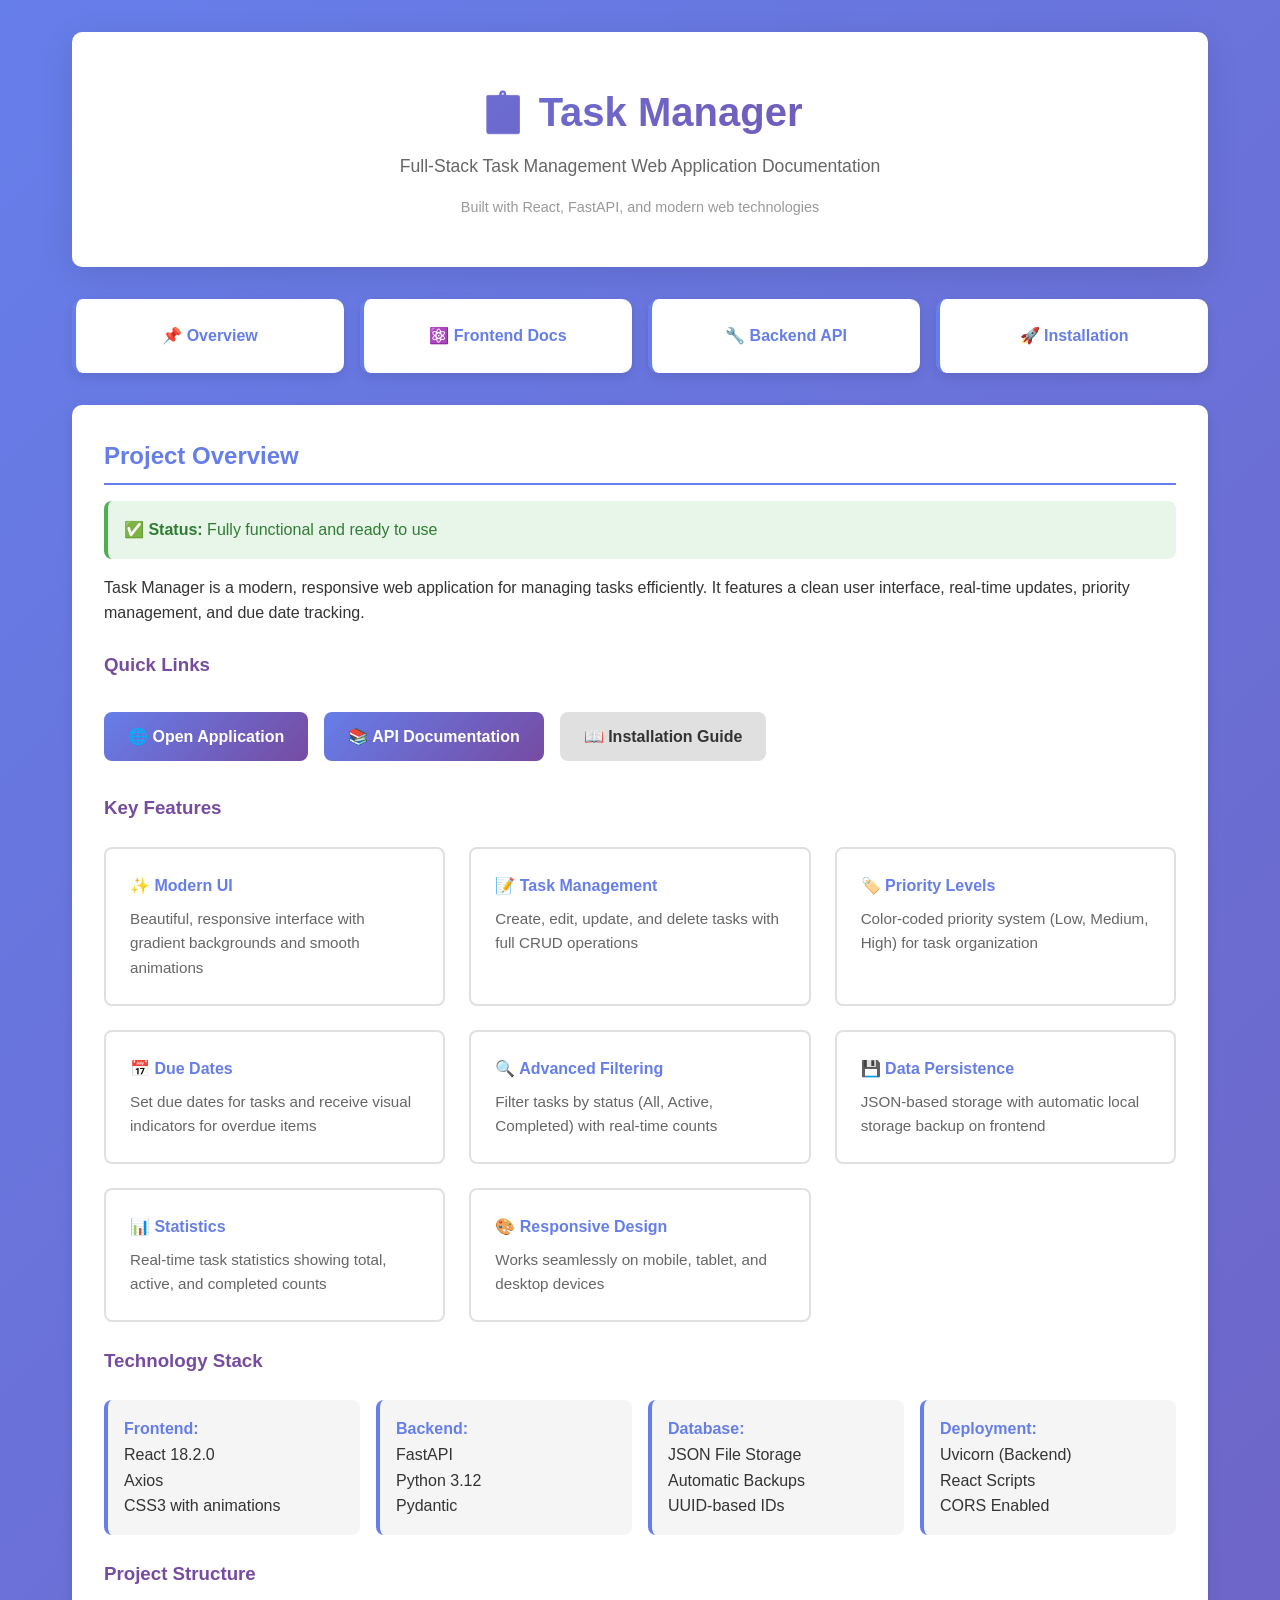
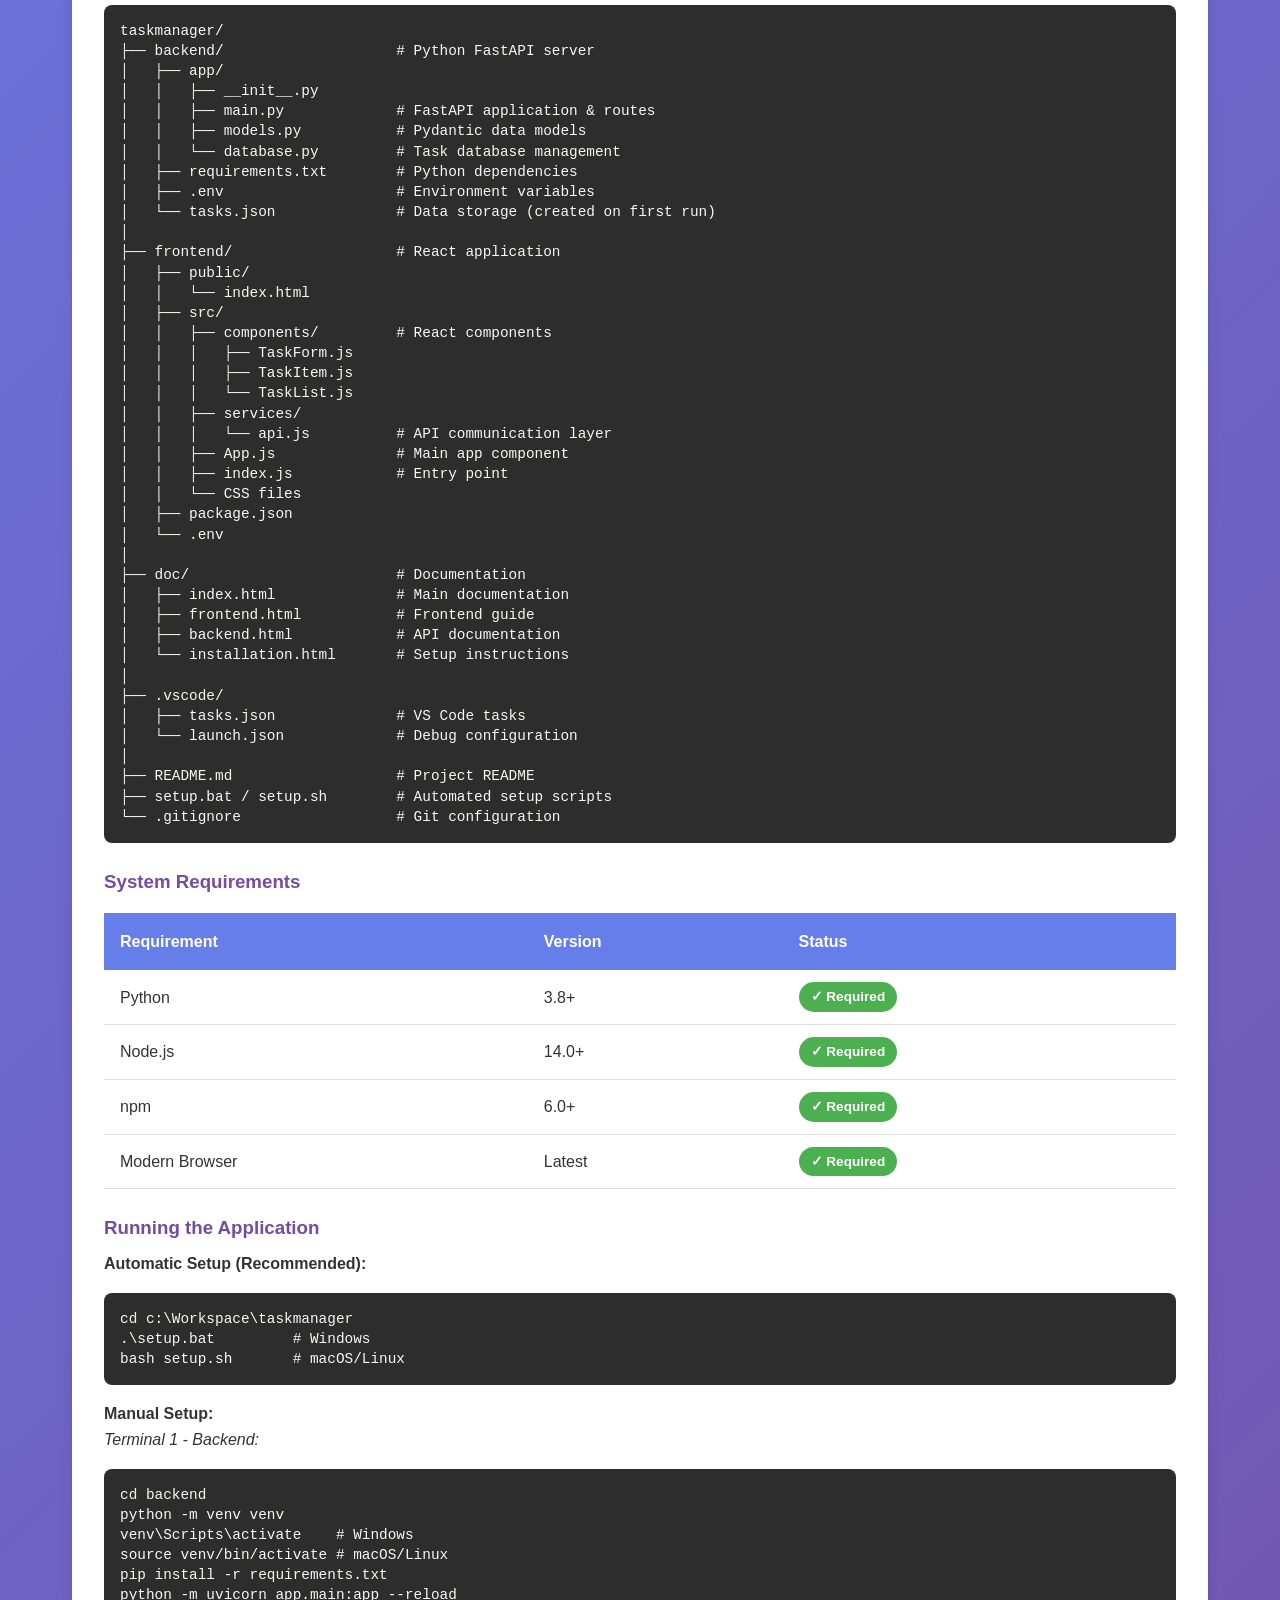
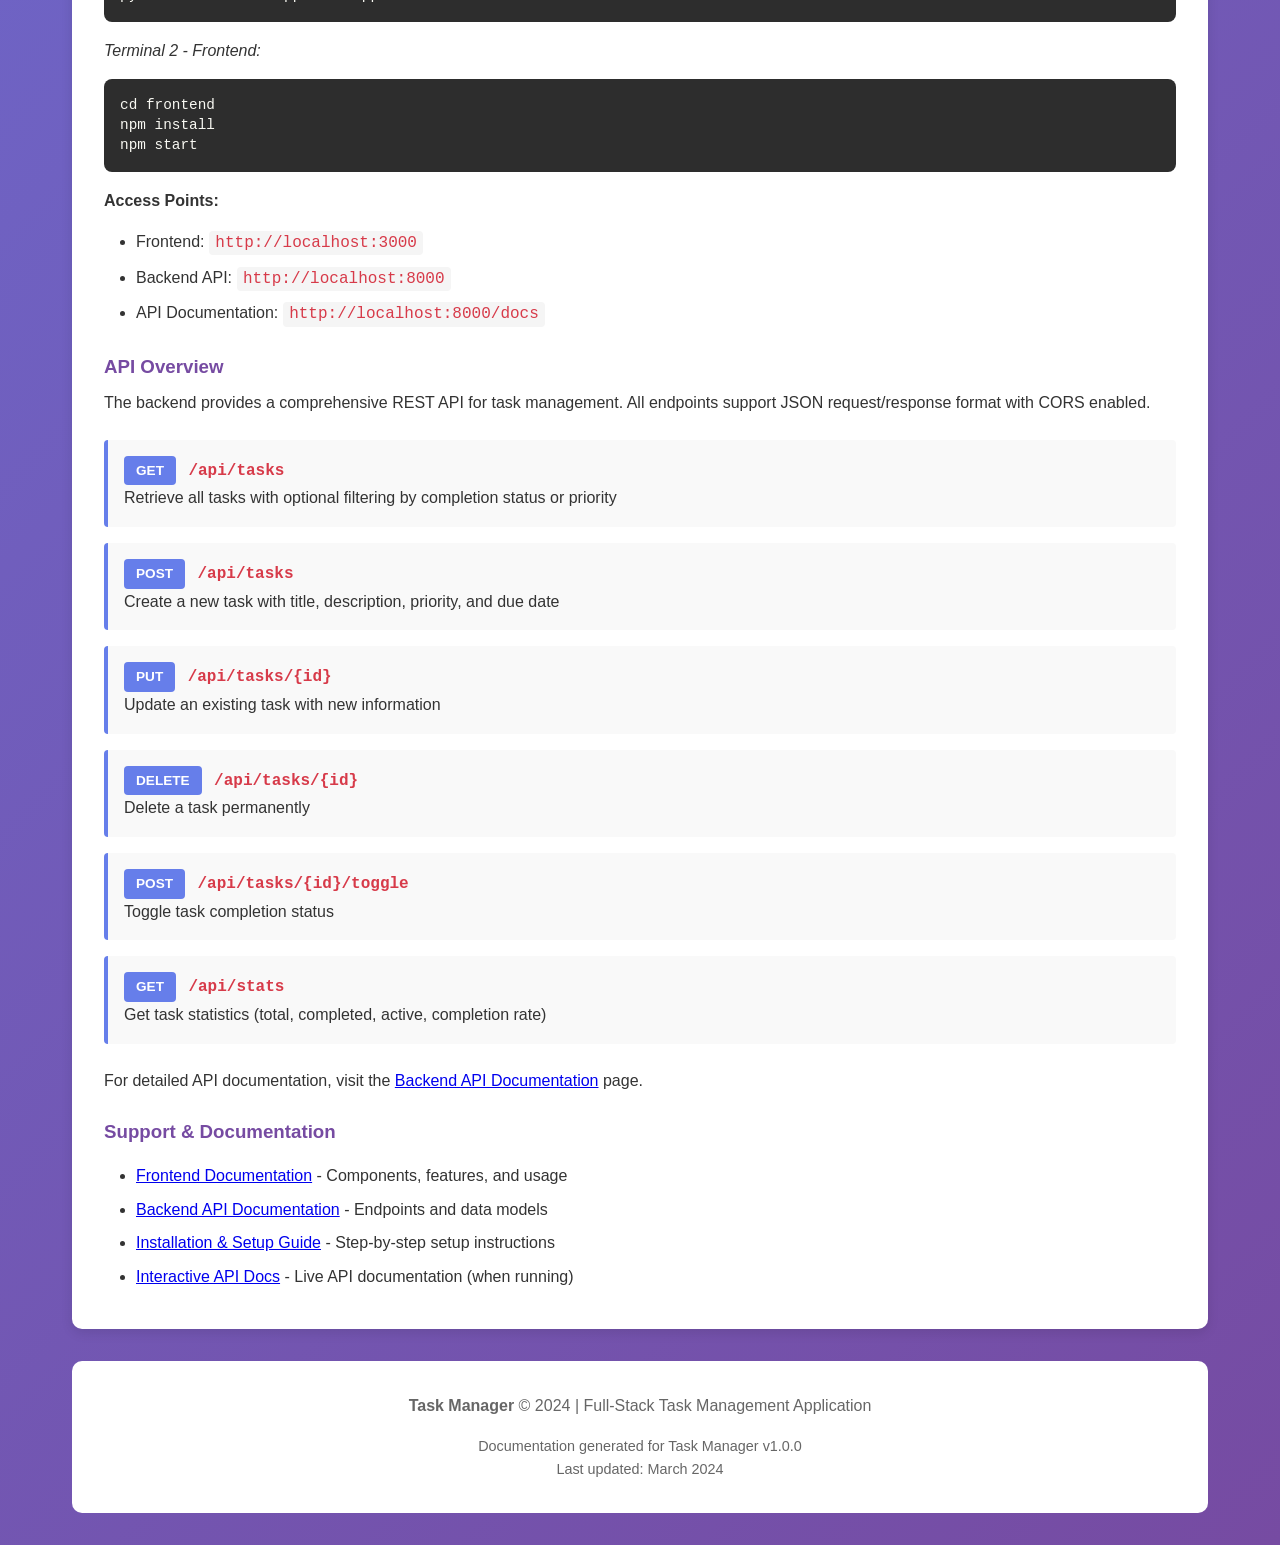
<file: doc/index.html>
<!DOCTYPE html>
<html lang="en">
<head>
    <meta charset="UTF-8">
    <meta name="viewport" content="width=device-width, initial-scale=1.0">
    <title>Task Manager - Complete Documentation</title>
    <style>
        * {
            margin: 0;
            padding: 0;
            box-sizing: border-box;
        }
        
        body {
            font-family: -apple-system, BlinkMacSystemFont, 'Segoe UI', 'Roboto', 'Oxygen',
                'Ubuntu', 'Cantarell', 'Fira Sans', 'Droid Sans', 'Helvetica Neue', sans-serif;
            line-height: 1.6;
            color: #333;
            background: linear-gradient(135deg, #667eea 0%, #764ba2 100%);
            min-height: 100vh;
        }
        
        .container {
            max-width: 1200px;
            margin: 0 auto;
            padding: 2rem;
        }
        
        header {
            background: white;
            padding: 3rem 2rem;
            border-radius: 10px;
            box-shadow: 0 8px 32px rgba(0, 0, 0, 0.1);
            margin-bottom: 2rem;
            text-align: center;
        }
        
        header h1 {
            background: linear-gradient(135deg, #667eea 0%, #764ba2 100%);
            -webkit-background-clip: text;
            -webkit-text-fill-color: transparent;
            background-clip: text;
            font-size: 2.5rem;
            margin-bottom: 0.5rem;
        }
        
        header p {
            color: #666;
            font-size: 1.1rem;
        }
        
        nav {
            display: grid;
            grid-template-columns: repeat(auto-fit, minmax(250px, 1fr));
            gap: 1rem;
            margin-bottom: 2rem;
        }
        
        nav a {
            display: block;
            padding: 1.5rem;
            background: white;
            border-radius: 10px;
            text-decoration: none;
            color: #667eea;
            font-weight: 600;
            text-align: center;
            box-shadow: 0 4px 12px rgba(0, 0, 0, 0.1);
            transition: all 0.3s ease;
            border-left: 4px solid #667eea;
        }
        
        nav a:hover {
            transform: translateY(-4px);
            box-shadow: 0 8px 20px rgba(0, 0, 0, 0.15);
            background: #f8f9ff;
        }
        
        .content-section {
            background: white;
            padding: 2rem;
            border-radius: 10px;
            margin-bottom: 2rem;
            box-shadow: 0 4px 12px rgba(0, 0, 0, 0.1);
        }
        
        h2 {
            color: #667eea;
            margin-bottom: 1rem;
            padding-bottom: 0.5rem;
            border-bottom: 2px solid #667eea;
        }
        
        h3 {
            color: #764ba2;
            margin-top: 1.5rem;
            margin-bottom: 0.5rem;
        }
        
        .feature-grid {
            display: grid;
            grid-template-columns: repeat(auto-fit, minmax(280px, 1fr));
            gap: 1.5rem;
            margin: 1.5rem 0;
        }
        
        .feature-card {
            padding: 1.5rem;
            border: 2px solid #e0e0e0;
            border-radius: 8px;
            transition: all 0.3s ease;
        }
        
        .feature-card:hover {
            border-color: #667eea;
            box-shadow: 0 4px 12px rgba(102, 126, 234, 0.2);
        }
        
        .feature-card h4 {
            color: #667eea;
            margin-bottom: 0.5rem;
        }
        
        .feature-card p {
            color: #666;
            font-size: 0.95rem;
        }
        
        .tech-stack {
            display: grid;
            grid-template-columns: repeat(auto-fit, minmax(200px, 1fr));
            gap: 1rem;
            margin: 1.5rem 0;
        }
        
        .tech-item {
            padding: 1rem;
            background: #f5f5f5;
            border-radius: 8px;
            border-left: 4px solid #667eea;
        }
        
        .tech-item strong {
            color: #667eea;
        }
        
        code {
            background: #f5f5f5;
            padding: 0.2rem 0.4rem;
            border-radius: 4px;
            font-family: 'Courier New', monospace;
            color: #d73a49;
        }
        
        pre {
            background: #2d2d2d;
            color: #f8f8f2;
            padding: 1rem;
            border-radius: 8px;
            overflow-x: auto;
            margin: 1rem 0;
            font-size: 0.9rem;
            line-height: 1.4;
        }
        
        .status-badge {
            display: inline-block;
            padding: 0.25rem 0.75rem;
            background: #4caf50;
            color: white;
            border-radius: 20px;
            font-size: 0.85rem;
            font-weight: 600;
            margin-right: 0.5rem;
        }
        
        .endpoint-list {
            margin: 1.5rem 0;
        }
        
        .endpoint {
            padding: 1rem;
            background: #f9f9f9;
            border-left: 4px solid #667eea;
            margin-bottom: 1rem;
            border-radius: 4px;
        }
        
        .endpoint-method {
            display: inline-block;
            padding: 0.25rem 0.75rem;
            background: #667eea;
            color: white;
            border-radius: 4px;
            font-weight: 600;
            font-size: 0.85rem;
            margin-right: 0.5rem;
        }
        
        .endpoint-path {
            font-family: 'Courier New', monospace;
            color: #d73a49;
            font-weight: 600;
        }
        
        table {
            width: 100%;
            border-collapse: collapse;
            margin: 1rem 0;
        }
        
        th {
            background: #667eea;
            color: white;
            padding: 1rem;
            text-align: left;
        }
        
        td {
            padding: 0.75rem 1rem;
            border-bottom: 1px solid #e0e0e0;
        }
        
        tr:hover {
            background: #f5f5f5;
        }
        
        .button-group {
            display: flex;
            gap: 1rem;
            margin: 2rem 0;
            flex-wrap: wrap;
        }
        
        .btn {
            padding: 0.75rem 1.5rem;
            border: none;
            border-radius: 8px;
            cursor: pointer;
            font-weight: 600;
            text-decoration: none;
            display: inline-block;
            transition: all 0.3s ease;
        }
        
        .btn-primary {
            background: linear-gradient(135deg, #667eea 0%, #764ba2 100%);
            color: white;
        }
        
        .btn-primary:hover {
            transform: translateY(-2px);
            box-shadow: 0 8px 16px rgba(102, 126, 234, 0.3);
        }
        
        .btn-secondary {
            background: #e0e0e0;
            color: #333;
        }
        
        .btn-secondary:hover {
            background: #d0d0d0;
        }
        
        footer {
            background: white;
            padding: 2rem;
            border-radius: 10px;
            text-align: center;
            color: #666;
            margin-top: 2rem;
        }
        
        .alert {
            padding: 1rem;
            border-radius: 8px;
            margin: 1rem 0;
            border-left: 4px solid;
        }
        
        .alert-info {
            background: #e3f2fd;
            border-color: #2196f3;
            color: #1565c0;
        }
        
        .alert-success {
            background: #e8f5e9;
            border-color: #4caf50;
            color: #2e7d32;
        }
        
        .alert-warning {
            background: #fff3e0;
            border-color: #ff9800;
            color: #e65100;
        }
        
        ul, ol {
            margin-left: 2rem;
            margin-top: 1rem;
        }
        
        li {
            margin-bottom: 0.5rem;
        }
        
        .toc {
            background: #f9f9f9;
            padding: 1.5rem;
            border-radius: 8px;
            border-left: 4px solid #667eea;
            margin: 1.5rem 0;
        }
        
        .toc h3 {
            margin-top: 0;
        }
        
        .toc ul {
            list-style: none;
            margin-left: 0;
        }
        
        .toc li {
            margin-bottom: 0.5rem;
        }
        
        .toc a {
            color: #667eea;
            text-decoration: none;
        }
        
        .toc a:hover {
            text-decoration: underline;
        }
        
        @media (max-width: 768px) {
            header h1 {
                font-size: 1.8rem;
            }
            
            .container {
                padding: 1rem;
            }
            
            nav {
                grid-template-columns: 1fr;
            }
        }
    </style>
</head>
<body>
    <div class="container">
        <header>
            <h1>📋 Task Manager</h1>
            <p>Full-Stack Task Management Web Application Documentation</p>
            <p style="font-size: 0.9rem; margin-top: 1rem; color: #999;">
                Built with React, FastAPI, and modern web technologies
            </p>
        </header>
        
        <nav>
            <a href="#overview">📌 Overview</a>
            <a href="frontend.html">⚛️ Frontend Docs</a>
            <a href="backend.html">🔧 Backend API</a>
            <a href="installation.html">🚀 Installation</a>
        </nav>
        
        <div class="content-section" id="overview">
            <h2>Project Overview</h2>
            
            <div class="alert alert-success">
                <strong>✅ Status:</strong> Fully functional and ready to use
            </div>
            
            <p>
                Task Manager is a modern, responsive web application for managing tasks efficiently. 
                It features a clean user interface, real-time updates, priority management, and due date tracking.
            </p>
            
            <h3>Quick Links</h3>
            <div class="button-group">
                <a href="http://localhost:3000" class="btn btn-primary">🌐 Open Application</a>
                <a href="http://localhost:8000/docs" class="btn btn-primary">📚 API Documentation</a>
                <a href="installation.html" class="btn btn-secondary">📖 Installation Guide</a>
            </div>
            
            <h3>Key Features</h3>
            <div class="feature-grid">
                <div class="feature-card">
                    <h4>✨ Modern UI</h4>
                    <p>Beautiful, responsive interface with gradient backgrounds and smooth animations</p>
                </div>
                <div class="feature-card">
                    <h4>📝 Task Management</h4>
                    <p>Create, edit, update, and delete tasks with full CRUD operations</p>
                </div>
                <div class="feature-card">
                    <h4>🏷️ Priority Levels</h4>
                    <p>Color-coded priority system (Low, Medium, High) for task organization</p>
                </div>
                <div class="feature-card">
                    <h4>📅 Due Dates</h4>
                    <p>Set due dates for tasks and receive visual indicators for overdue items</p>
                </div>
                <div class="feature-card">
                    <h4>🔍 Advanced Filtering</h4>
                    <p>Filter tasks by status (All, Active, Completed) with real-time counts</p>
                </div>
                <div class="feature-card">
                    <h4>💾 Data Persistence</h4>
                    <p>JSON-based storage with automatic local storage backup on frontend</p>
                </div>
                <div class="feature-card">
                    <h4>📊 Statistics</h4>
                    <p>Real-time task statistics showing total, active, and completed counts</p>
                </div>
                <div class="feature-card">
                    <h4>🎨 Responsive Design</h4>
                    <p>Works seamlessly on mobile, tablet, and desktop devices</p>
                </div>
            </div>
            
            <h3>Technology Stack</h3>
            <div class="tech-stack">
                <div class="tech-item">
                    <strong>Frontend:</strong><br>
                    React 18.2.0<br>
                    Axios<br>
                    CSS3 with animations
                </div>
                <div class="tech-item">
                    <strong>Backend:</strong><br>
                    FastAPI<br>
                    Python 3.12<br>
                    Pydantic
                </div>
                <div class="tech-item">
                    <strong>Database:</strong><br>
                    JSON File Storage<br>
                    Automatic Backups<br>
                    UUID-based IDs
                </div>
                <div class="tech-item">
                    <strong>Deployment:</strong><br>
                    Uvicorn (Backend)<br>
                    React Scripts<br>
                    CORS Enabled
                </div>
            </div>
            
            <h3>Project Structure</h3>
            <pre>taskmanager/
├── backend/                    # Python FastAPI server
│   ├── app/
│   │   ├── __init__.py
│   │   ├── main.py             # FastAPI application & routes
│   │   ├── models.py           # Pydantic data models
│   │   └── database.py         # Task database management
│   ├── requirements.txt        # Python dependencies
│   ├── .env                    # Environment variables
│   └── tasks.json              # Data storage (created on first run)
│
├── frontend/                   # React application
│   ├── public/
│   │   └── index.html
│   ├── src/
│   │   ├── components/         # React components
│   │   │   ├── TaskForm.js
│   │   │   ├── TaskItem.js
│   │   │   └── TaskList.js
│   │   ├── services/
│   │   │   └── api.js          # API communication layer
│   │   ├── App.js              # Main app component
│   │   ├── index.js            # Entry point
│   │   └── CSS files
│   ├── package.json
│   └── .env
│
├── doc/                        # Documentation
│   ├── index.html              # Main documentation
│   ├── frontend.html           # Frontend guide
│   ├── backend.html            # API documentation
│   └── installation.html       # Setup instructions
│
├── .vscode/
│   ├── tasks.json              # VS Code tasks
│   └── launch.json             # Debug configuration
│
├── README.md                   # Project README
├── setup.bat / setup.sh        # Automated setup scripts
└── .gitignore                  # Git configuration</pre>
            
            <h3>System Requirements</h3>
            <table>
                <tr>
                    <th>Requirement</th>
                    <th>Version</th>
                    <th>Status</th>
                </tr>
                <tr>
                    <td>Python</td>
                    <td>3.8+</td>
                    <td><span class="status-badge">✓ Required</span></td>
                </tr>
                <tr>
                    <td>Node.js</td>
                    <td>14.0+</td>
                    <td><span class="status-badge">✓ Required</span></td>
                </tr>
                <tr>
                    <td>npm</td>
                    <td>6.0+</td>
                    <td><span class="status-badge">✓ Required</span></td>
                </tr>
                <tr>
                    <td>Modern Browser</td>
                    <td>Latest</td>
                    <td><span class="status-badge">✓ Required</span></td>
                </tr>
            </table>
            
            <h3>Running the Application</h3>
            
            <p><strong>Automatic Setup (Recommended):</strong></p>
            <pre>cd c:\Workspace\taskmanager
.\setup.bat         # Windows
bash setup.sh       # macOS/Linux</pre>
            
            <p><strong>Manual Setup:</strong></p>
            
            <p><em>Terminal 1 - Backend:</em></p>
            <pre>cd backend
python -m venv venv
venv\Scripts\activate    # Windows
source venv/bin/activate # macOS/Linux
pip install -r requirements.txt
python -m uvicorn app.main:app --reload</pre>
            
            <p><em>Terminal 2 - Frontend:</em></p>
            <pre>cd frontend
npm install
npm start</pre>
            
            <p><strong>Access Points:</strong></p>
            <ul>
                <li>Frontend: <code>http://localhost:3000</code></li>
                <li>Backend API: <code>http://localhost:8000</code></li>
                <li>API Documentation: <code>http://localhost:8000/docs</code></li>
            </ul>
            
            <h3>API Overview</h3>
            <p>
                The backend provides a comprehensive REST API for task management. 
                All endpoints support JSON request/response format with CORS enabled.
            </p>
            
            <div class="endpoint-list">
                <div class="endpoint">
                    <span class="endpoint-method">GET</span>
                    <span class="endpoint-path">/api/tasks</span>
                    <p>Retrieve all tasks with optional filtering by completion status or priority</p>
                </div>
                <div class="endpoint">
                    <span class="endpoint-method">POST</span>
                    <span class="endpoint-path">/api/tasks</span>
                    <p>Create a new task with title, description, priority, and due date</p>
                </div>
                <div class="endpoint">
                    <span class="endpoint-method">PUT</span>
                    <span class="endpoint-path">/api/tasks/{id}</span>
                    <p>Update an existing task with new information</p>
                </div>
                <div class="endpoint">
                    <span class="endpoint-method">DELETE</span>
                    <span class="endpoint-path">/api/tasks/{id}</span>
                    <p>Delete a task permanently</p>
                </div>
                <div class="endpoint">
                    <span class="endpoint-method">POST</span>
                    <span class="endpoint-path">/api/tasks/{id}/toggle</span>
                    <p>Toggle task completion status</p>
                </div>
                <div class="endpoint">
                    <span class="endpoint-method">GET</span>
                    <span class="endpoint-path">/api/stats</span>
                    <p>Get task statistics (total, completed, active, completion rate)</p>
                </div>
            </div>
            
            <p>For detailed API documentation, visit the <a href="backend.html">Backend API Documentation</a> page.</p>
            
            <h3>Support & Documentation</h3>
            <ul>
                <li><a href="frontend.html">Frontend Documentation</a> - Components, features, and usage</li>
                <li><a href="backend.html">Backend API Documentation</a> - Endpoints and data models</li>
                <li><a href="installation.html">Installation & Setup Guide</a> - Step-by-step setup instructions</li>
                <li><a href="http://localhost:8000/docs">Interactive API Docs</a> - Live API documentation (when running)</li>
            </ul>
        </div>
        
        <footer>
            <p><strong>Task Manager</strong> © 2024 | Full-Stack Task Management Application</p>
            <p style="font-size: 0.9rem; margin-top: 1rem;">
                Documentation generated for Task Manager v1.0.0<br>
                Last updated: March 2024
            </p>
        </footer>
    </div>
</body>
</html>
</file>
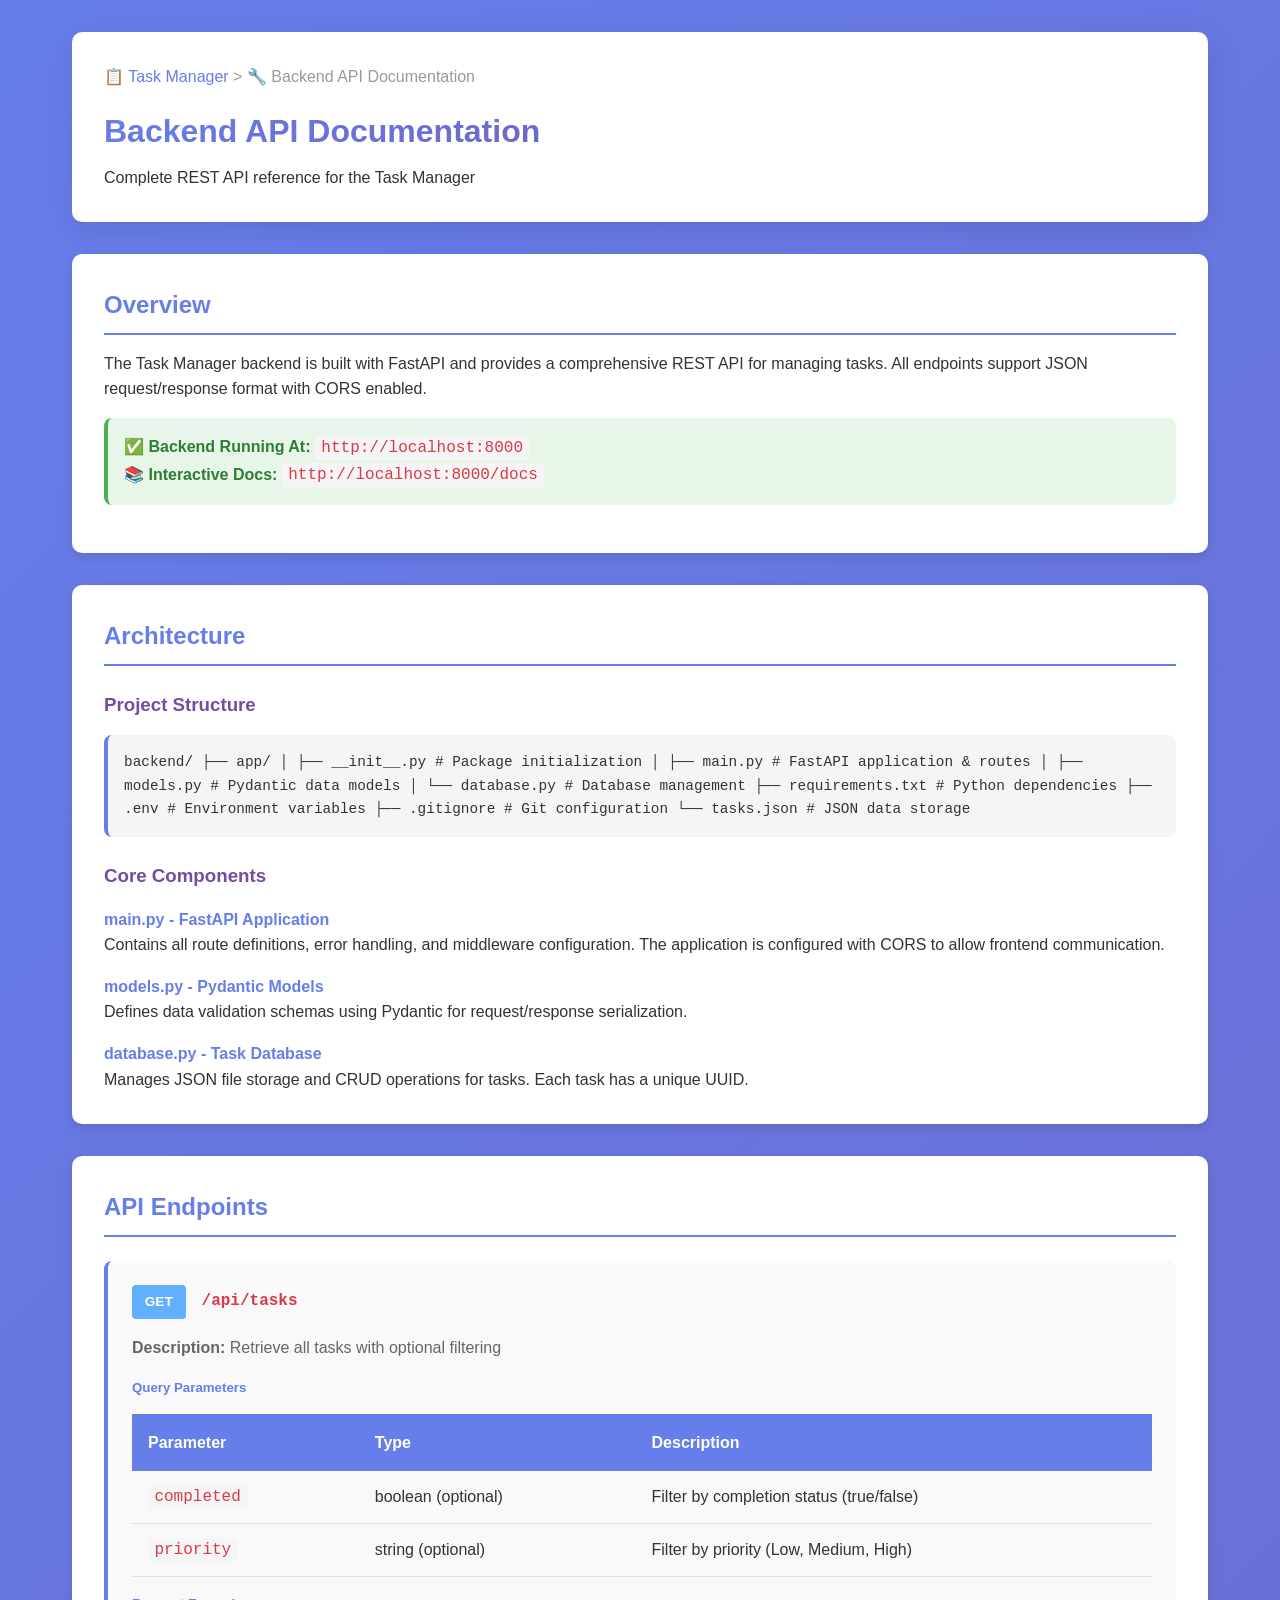
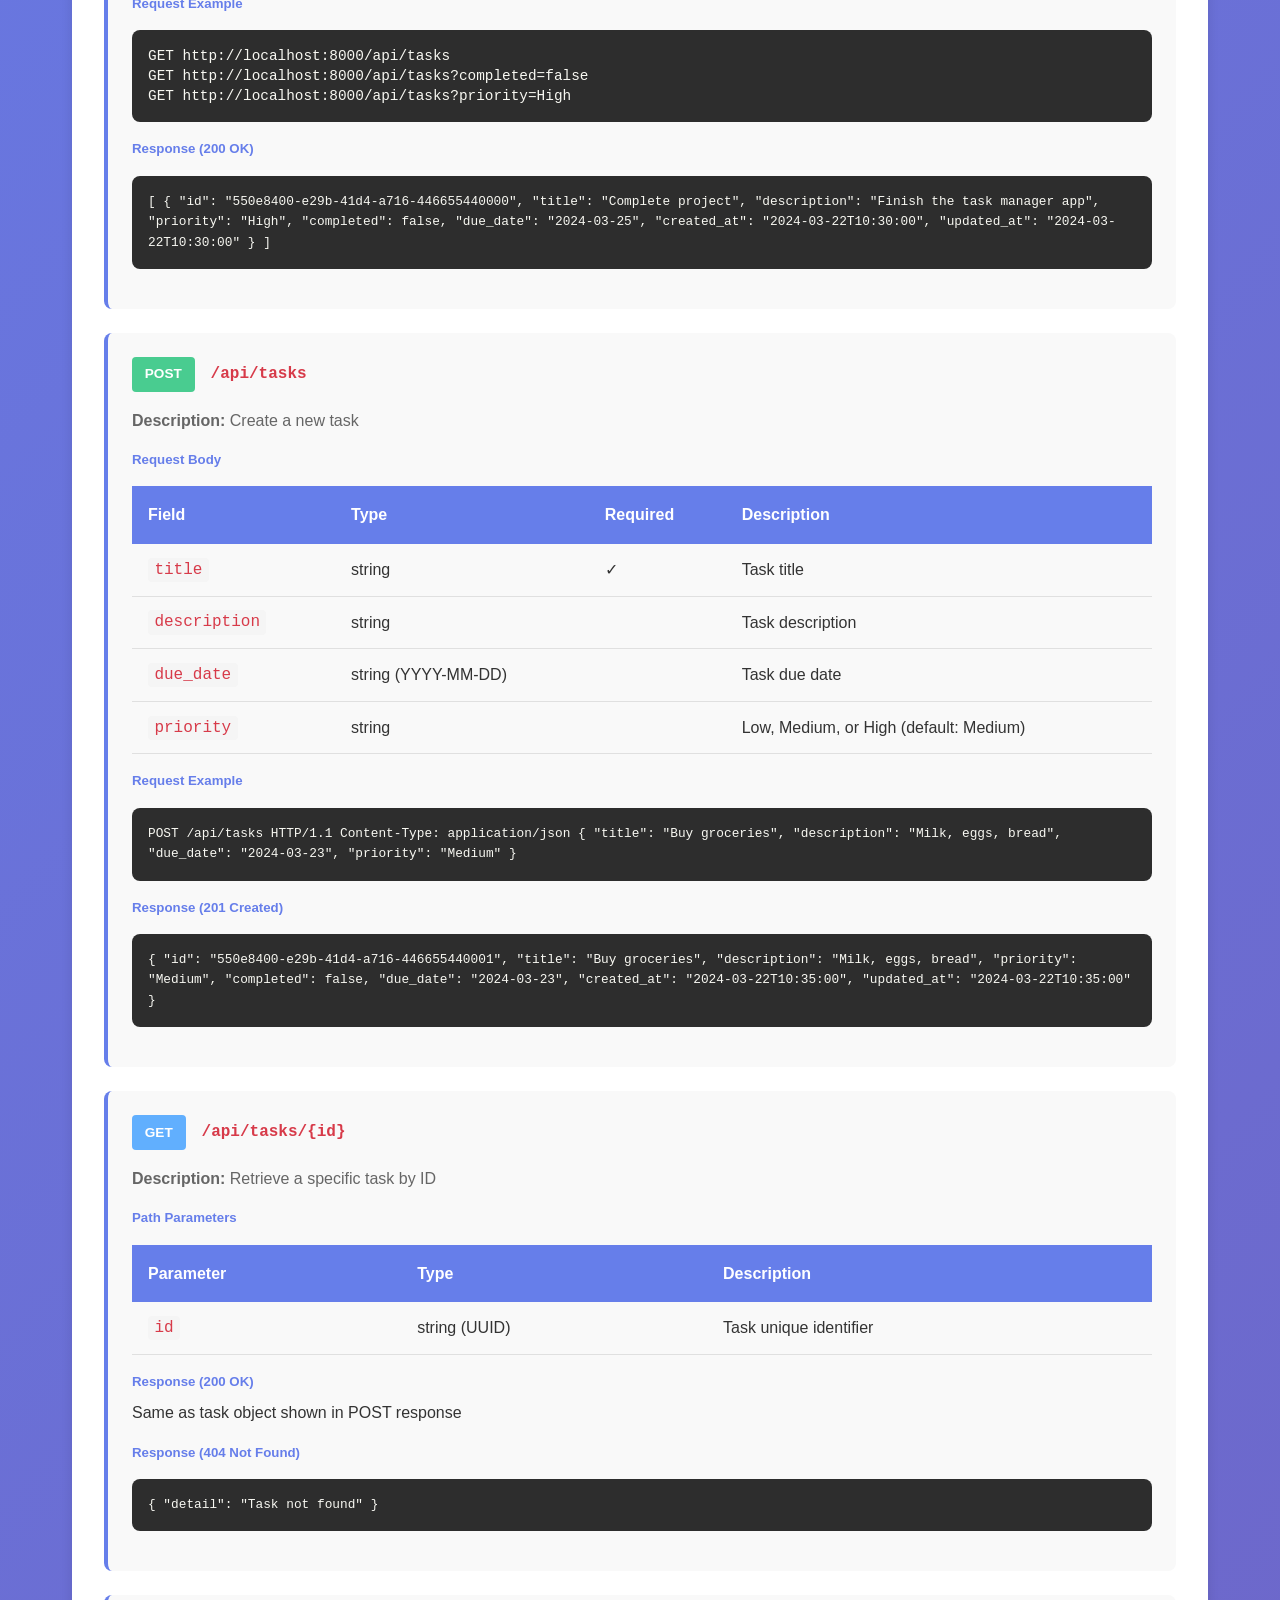
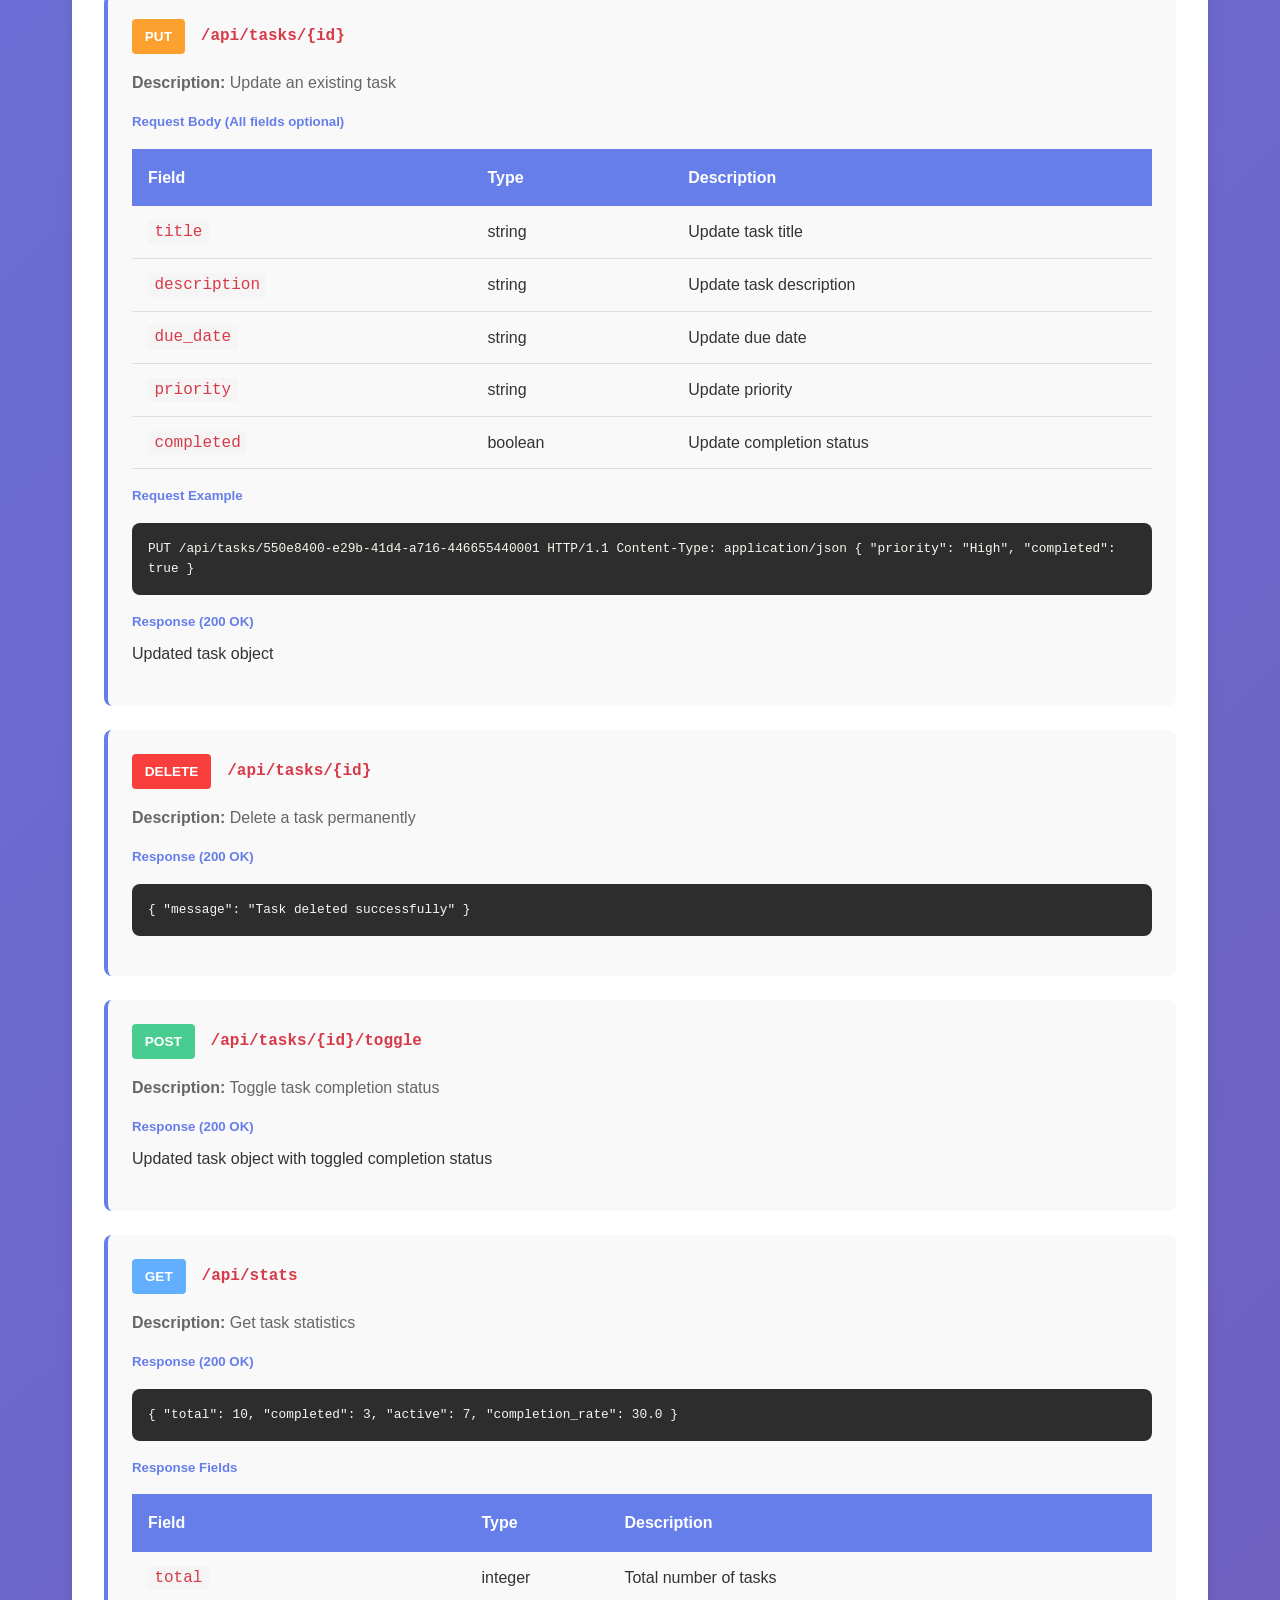
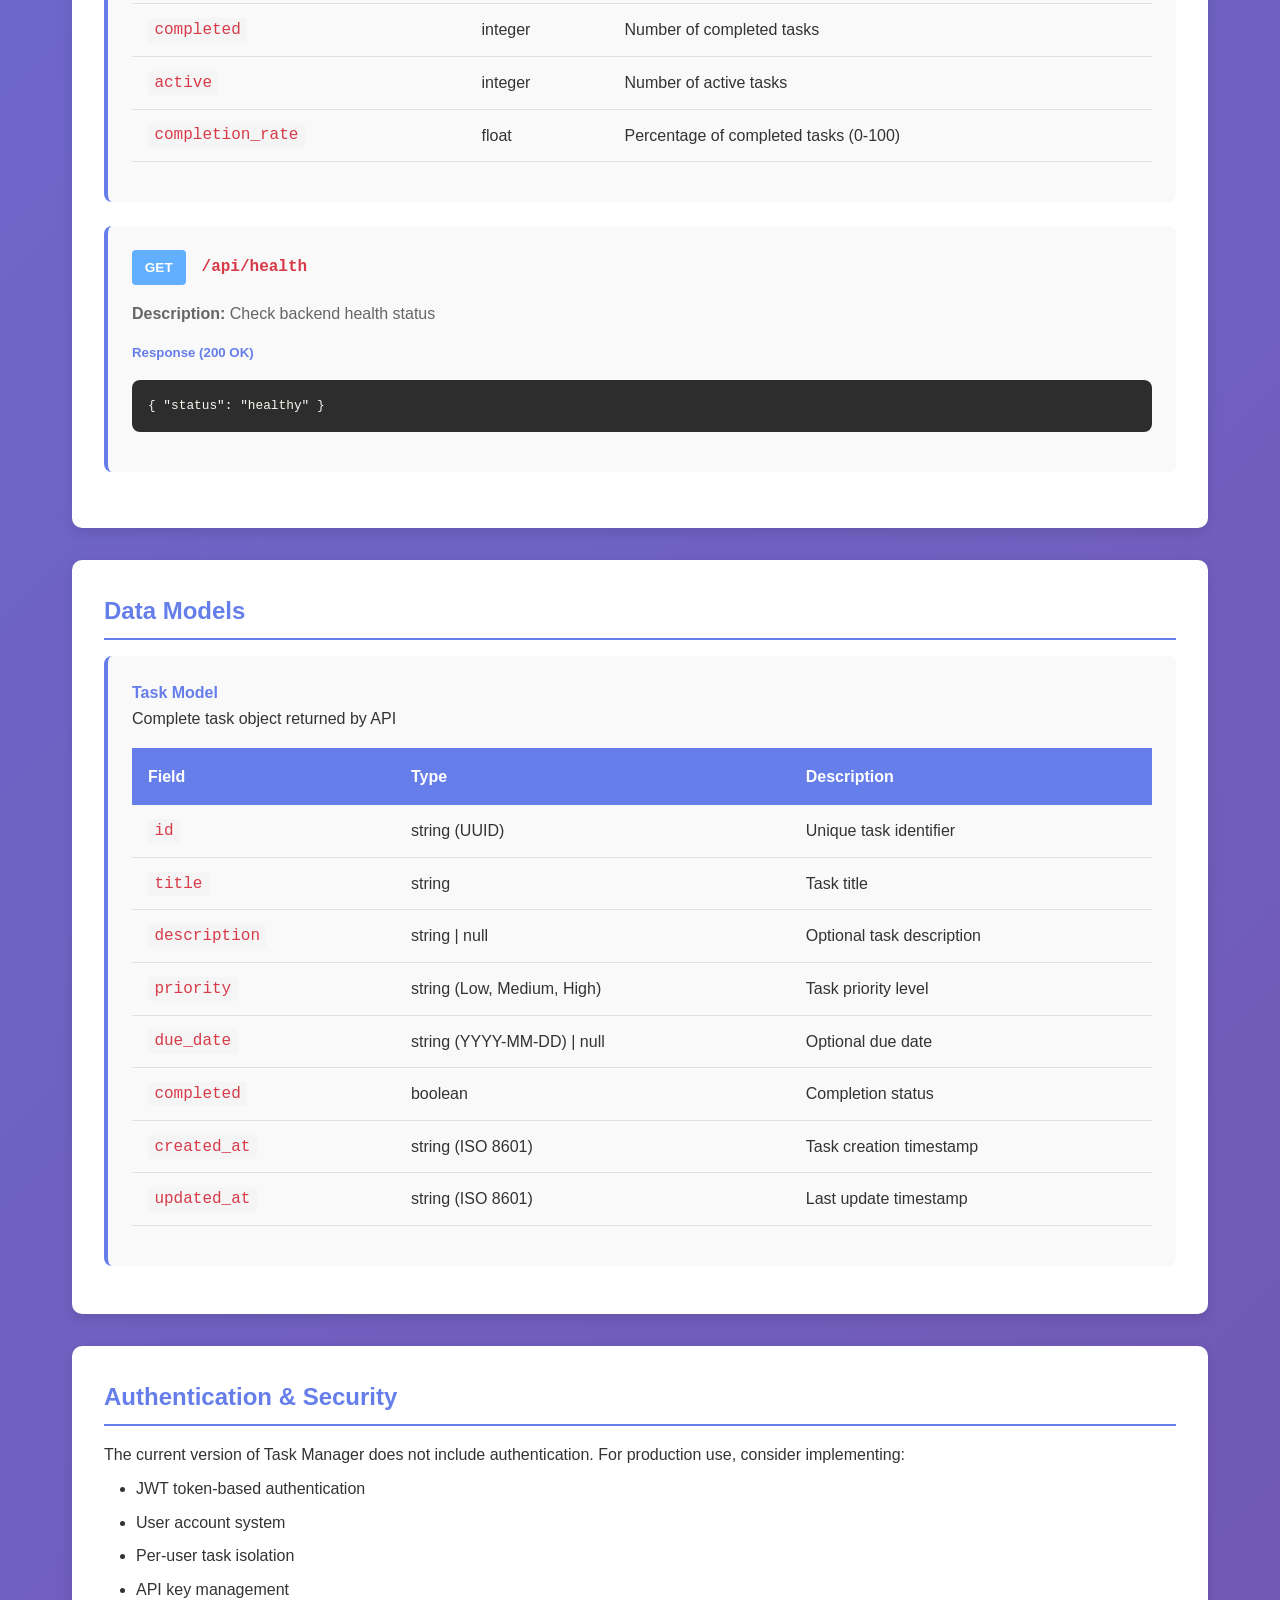
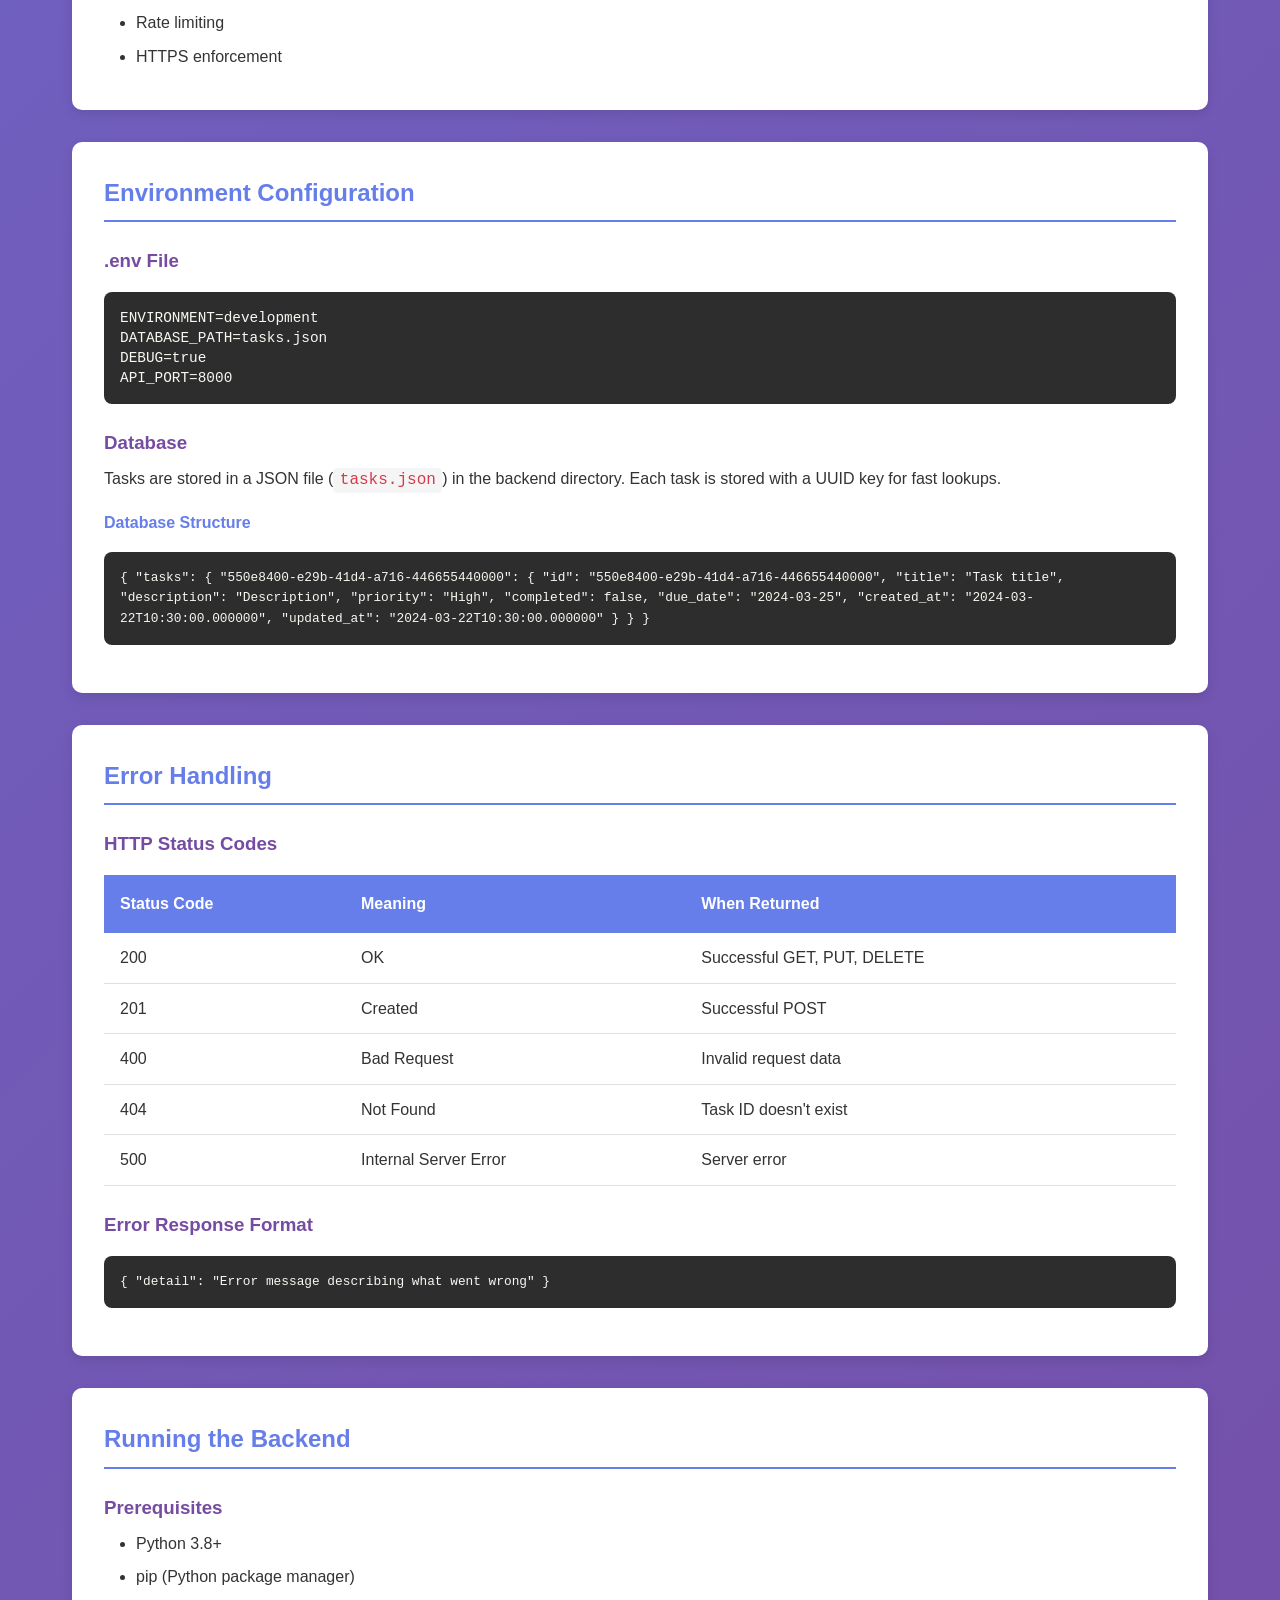
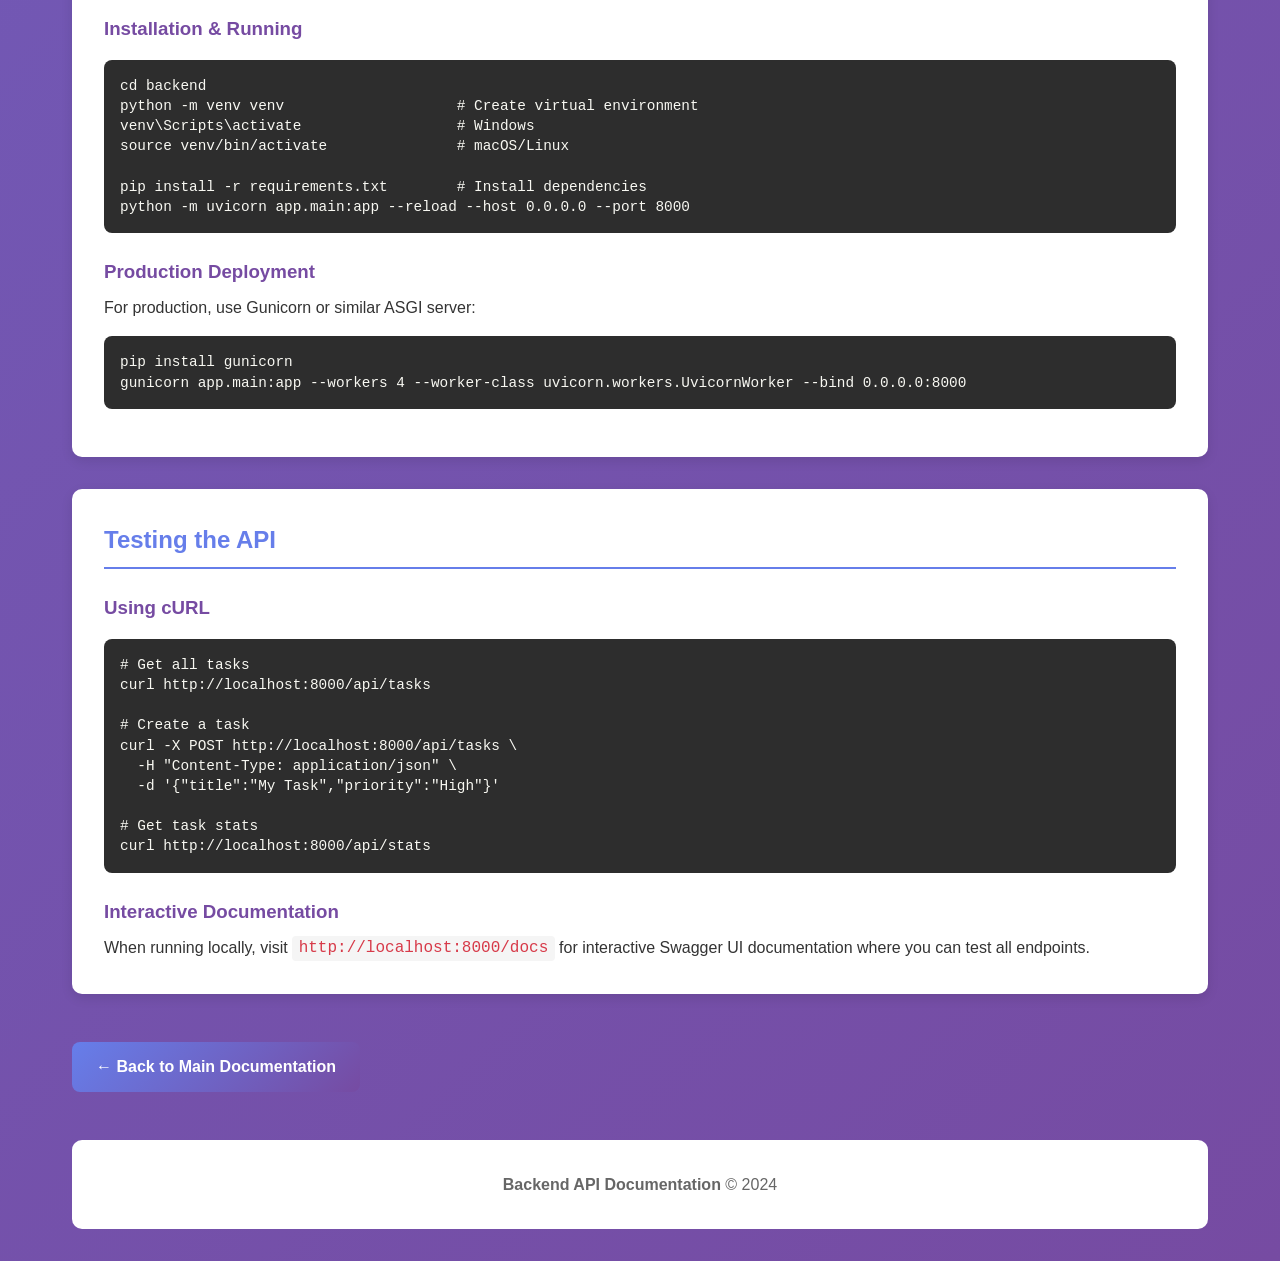
<file: doc/backend.html>
<!DOCTYPE html>
<html lang="en">
<head>
    <meta charset="UTF-8">
    <meta name="viewport" content="width=device-width, initial-scale=1.0">
    <title>Backend API Documentation - Task Manager</title>
    <style>
        * {
            margin: 0;
            padding: 0;
            box-sizing: border-box;
        }
        
        body {
            font-family: -apple-system, BlinkMacSystemFont, 'Segoe UI', 'Roboto', 'Oxygen',
                'Ubuntu', 'Cantarell', 'Fira Sans', 'Droid Sans', 'Helvetica Neue', sans-serif;
            line-height: 1.6;
            color: #333;
            background: linear-gradient(135deg, #667eea 0%, #764ba2 100%);
            min-height: 100vh;
        }
        
        .container {
            max-width: 1200px;
            margin: 0 auto;
            padding: 2rem;
        }
        
        header {
            background: white;
            padding: 2rem;
            border-radius: 10px;
            box-shadow: 0 8px 32px rgba(0, 0, 0, 0.1);
            margin-bottom: 2rem;
        }
        
        header h1 {
            background: linear-gradient(135deg, #667eea 0%, #764ba2 100%);
            -webkit-background-clip: text;
            -webkit-text-fill-color: transparent;
            background-clip: text;
            font-size: 2rem;
            margin-bottom: 0.5rem;
        }
        
        .breadcrumb {
            color: #999;
            margin-bottom: 1rem;
        }
        
        .breadcrumb a {
            color: #667eea;
            text-decoration: none;
        }
        
        .breadcrumb a:hover {
            text-decoration: underline;
        }
        
        .content-section {
            background: white;
            padding: 2rem;
            border-radius: 10px;
            margin-bottom: 2rem;
            box-shadow: 0 4px 12px rgba(0, 0, 0, 0.1);
        }
        
        h2 {
            color: #667eea;
            margin-bottom: 1rem;
            padding-bottom: 0.5rem;
            border-bottom: 2px solid #667eea;
        }
        
        h3 {
            color: #764ba2;
            margin-top: 1.5rem;
            margin-bottom: 0.5rem;
        }
        
        h4 {
            color: #667eea;
            margin-top: 1rem;
        }
        
        code {
            background: #f5f5f5;
            padding: 0.2rem 0.4rem;
            border-radius: 4px;
            font-family: 'Courier New', monospace;
            color: #d73a49;
        }
        
        pre {
            background: #2d2d2d;
            color: #f8f8f2;
            padding: 1rem;
            border-radius: 8px;
            overflow-x: auto;
            margin: 1rem 0;
            font-size: 0.9rem;
            line-height: 1.4;
        }
        
        .endpoint {
            background: #f9f9f9;
            padding: 1.5rem;
            border-radius: 8px;
            margin: 1.5rem 0;
            border-left: 4px solid #667eea;
        }
        
        .endpoint-header {
            display: flex;
            align-items: center;
            gap: 1rem;
            margin-bottom: 1rem;
            flex-wrap: wrap;
        }
        
        .method {
            display: inline-block;
            padding: 0.4rem 0.8rem;
            border-radius: 4px;
            font-weight: 600;
            font-size: 0.85rem;
            color: white;
        }
        
        .method.get {
            background: #61affe;
        }
        
        .method.post {
            background: #49cc90;
        }
        
        .method.put {
            background: #fca130;
        }
        
        .method.delete {
            background: #f93e3e;
        }
        
        .path {
            font-family: 'Courier New', monospace;
            font-weight: 600;
            color: #d73a49;
            font-size: 1rem;
        }
        
        .endpoint-description {
            color: #666;
            margin: 1rem 0;
        }
        
        .param-section {
            margin: 1rem 0;
        }
        
        .param-section h5 {
            color: #667eea;
            margin-bottom: 0.5rem;
            font-weight: 600;
        }
        
        table {
            width: 100%;
            border-collapse: collapse;
            margin: 1rem 0;
        }
        
        th {
            background: #667eea;
            color: white;
            padding: 1rem;
            text-align: left;
            font-weight: 600;
        }
        
        td {
            padding: 0.75rem 1rem;
            border-bottom: 1px solid #e0e0e0;
        }
        
        tr:hover {
            background: #f5f5f5;
        }
        
        .response-example {
            background: #2d2d2d;
            color: #f8f8f2;
            padding: 1rem;
            border-radius: 8px;
            margin: 1rem 0;
            font-family: 'Courier New', monospace;
            font-size: 0.8rem;
            overflow-x: auto;
        }
        
        .model-card {
            padding: 1.5rem;
            background: #f9f9f9;
            border-radius: 8px;
            margin: 1rem 0;
            border-left: 4px solid #667eea;
        }
        
        .model-card h4 {
            margin-top: 0;
        }
        
        ul, ol {
            margin-left: 2rem;
            margin-top: 0.5rem;
        }
        
        li {
            margin-bottom: 0.5rem;
        }
        
        .alert {
            padding: 1rem;
            border-radius: 8px;
            margin: 1rem 0;
            border-left: 4px solid;
        }
        
        .alert-info {
            background: #e3f2fd;
            border-color: #2196f3;
            color: #1565c0;
        }
        
        .alert-success {
            background: #e8f5e9;
            border-color: #4caf50;
            color: #2e7d32;
        }
        
        .btn {
            display: inline-block;
            padding: 0.75rem 1.5rem;
            background: linear-gradient(135deg, #667eea 0%, #764ba2 100%);
            color: white;
            border-radius: 8px;
            text-decoration: none;
            font-weight: 600;
            transition: all 0.3s ease;
            margin-top: 1rem;
        }
        
        .btn:hover {
            transform: translateY(-2px);
            box-shadow: 0 8px 16px rgba(102, 126, 234, 0.3);
        }
        
        footer {
            background: white;
            padding: 2rem;
            border-radius: 10px;
            text-align: center;
            color: #666;
        }
        
        .file-structure {
            background: #f5f5f5;
            padding: 1rem;
            border-radius: 8px;
            border-left: 4px solid #667eea;
            margin: 1rem 0;
            font-family: 'Courier New', monospace;
            font-size: 0.9rem;
            overflow-x: auto;
        }
        
        @media (max-width: 768px) {
            .container {
                padding: 1rem;
            }
            
            header h1 {
                font-size: 1.5rem;
            }
            
            .endpoint-header {
                flex-direction: column;
                align-items: flex-start;
            }
        }
    </style>
</head>
<body>
    <div class="container">
        <header>
            <div class="breadcrumb">
                <a href="index.html">📋 Task Manager</a> > 🔧 Backend API Documentation
            </div>
            <h1>Backend API Documentation</h1>
            <p>Complete REST API reference for the Task Manager</p>
        </header>
        
        <div class="content-section">
            <h2>Overview</h2>
            <p>
                The Task Manager backend is built with FastAPI and provides a comprehensive REST API 
                for managing tasks. All endpoints support JSON request/response format with CORS enabled.
            </p>
            
            <div class="alert alert-success">
                <strong>✅ Backend Running At:</strong> <code>http://localhost:8000</code><br>
                <strong>📚 Interactive Docs:</strong> <code>http://localhost:8000/docs</code>
            </div>
        </div>
        
        <div class="content-section">
            <h2>Architecture</h2>
            
            <h3>Project Structure</h3>
            <div class="file-structure">
backend/
├── app/
│   ├── __init__.py             # Package initialization
│   ├── main.py                 # FastAPI application & routes
│   ├── models.py               # Pydantic data models
│   └── database.py             # Database management
├── requirements.txt            # Python dependencies
├── .env                        # Environment variables
├── .gitignore                  # Git configuration
└── tasks.json                  # JSON data storage
            </div>
            
            <h3>Core Components</h3>
            
            <h4>main.py - FastAPI Application</h4>
            <p>
                Contains all route definitions, error handling, and middleware configuration. 
                The application is configured with CORS to allow frontend communication.
            </p>
            
            <h4>models.py - Pydantic Models</h4>
            <p>
                Defines data validation schemas using Pydantic for request/response serialization.
            </p>
            
            <h4>database.py - Task Database</h4>
            <p>
                Manages JSON file storage and CRUD operations for tasks. Each task has a unique UUID.
            </p>
        </div>
        
        <div class="content-section">
            <h2>API Endpoints</h2>
            
            <!-- GET /api/tasks -->
            <div class="endpoint">
                <div class="endpoint-header">
                    <span class="method get">GET</span>
                    <span class="path">/api/tasks</span>
                </div>
                
                <div class="endpoint-description">
                    <strong>Description:</strong> Retrieve all tasks with optional filtering
                </div>
                
                <div class="param-section">
                    <h5>Query Parameters</h5>
                    <table>
                        <tr>
                            <th>Parameter</th>
                            <th>Type</th>
                            <th>Description</th>
                        </tr>
                        <tr>
                            <td><code>completed</code></td>
                            <td>boolean (optional)</td>
                            <td>Filter by completion status (true/false)</td>
                        </tr>
                        <tr>
                            <td><code>priority</code></td>
                            <td>string (optional)</td>
                            <td>Filter by priority (Low, Medium, High)</td>
                        </tr>
                    </table>
                </div>
                
                <div class="param-section">
                    <h5>Request Example</h5>
                    <pre>GET http://localhost:8000/api/tasks
GET http://localhost:8000/api/tasks?completed=false
GET http://localhost:8000/api/tasks?priority=High</pre>
                </div>
                
                <div class="param-section">
                    <h5>Response (200 OK)</h5>
                    <div class="response-example">
[
  {
    "id": "550e8400-e29b-41d4-a716-446655440000",
    "title": "Complete project",
    "description": "Finish the task manager app",
    "priority": "High",
    "completed": false,
    "due_date": "2024-03-25",
    "created_at": "2024-03-22T10:30:00",
    "updated_at": "2024-03-22T10:30:00"
  }
]
                    </div>
                </div>
            </div>
            
            <!-- POST /api/tasks -->
            <div class="endpoint">
                <div class="endpoint-header">
                    <span class="method post">POST</span>
                    <span class="path">/api/tasks</span>
                </div>
                
                <div class="endpoint-description">
                    <strong>Description:</strong> Create a new task
                </div>
                
                <div class="param-section">
                    <h5>Request Body</h5>
                    <table>
                        <tr>
                            <th>Field</th>
                            <th>Type</th>
                            <th>Required</th>
                            <th>Description</th>
                        </tr>
                        <tr>
                            <td><code>title</code></td>
                            <td>string</td>
                            <td>✓</td>
                            <td>Task title</td>
                        </tr>
                        <tr>
                            <td><code>description</code></td>
                            <td>string</td>
                            <td></td>
                            <td>Task description</td>
                        </tr>
                        <tr>
                            <td><code>due_date</code></td>
                            <td>string (YYYY-MM-DD)</td>
                            <td></td>
                            <td>Task due date</td>
                        </tr>
                        <tr>
                            <td><code>priority</code></td>
                            <td>string</td>
                            <td></td>
                            <td>Low, Medium, or High (default: Medium)</td>
                        </tr>
                    </table>
                </div>
                
                <div class="param-section">
                    <h5>Request Example</h5>
                    <div class="response-example">
POST /api/tasks HTTP/1.1
Content-Type: application/json

{
  "title": "Buy groceries",
  "description": "Milk, eggs, bread",
  "due_date": "2024-03-23",
  "priority": "Medium"
}
                    </div>
                </div>
                
                <div class="param-section">
                    <h5>Response (201 Created)</h5>
                    <div class="response-example">
{
  "id": "550e8400-e29b-41d4-a716-446655440001",
  "title": "Buy groceries",
  "description": "Milk, eggs, bread",
  "priority": "Medium",
  "completed": false,
  "due_date": "2024-03-23",
  "created_at": "2024-03-22T10:35:00",
  "updated_at": "2024-03-22T10:35:00"
}
                    </div>
                </div>
            </div>
            
            <!-- GET /api/tasks/{id} -->
            <div class="endpoint">
                <div class="endpoint-header">
                    <span class="method get">GET</span>
                    <span class="path">/api/tasks/{id}</span>
                </div>
                
                <div class="endpoint-description">
                    <strong>Description:</strong> Retrieve a specific task by ID
                </div>
                
                <div class="param-section">
                    <h5>Path Parameters</h5>
                    <table>
                        <tr>
                            <th>Parameter</th>
                            <th>Type</th>
                            <th>Description</th>
                        </tr>
                        <tr>
                            <td><code>id</code></td>
                            <td>string (UUID)</td>
                            <td>Task unique identifier</td>
                        </tr>
                    </table>
                </div>
                
                <div class="param-section">
                    <h5>Response (200 OK)</h5>
                    <p>Same as task object shown in POST response</p>
                </div>
                
                <div class="param-section">
                    <h5>Response (404 Not Found)</h5>
                    <div class="response-example">
{
  "detail": "Task not found"
}
                    </div>
                </div>
            </div>
            
            <!-- PUT /api/tasks/{id} -->
            <div class="endpoint">
                <div class="endpoint-header">
                    <span class="method put">PUT</span>
                    <span class="path">/api/tasks/{id}</span>
                </div>
                
                <div class="endpoint-description">
                    <strong>Description:</strong> Update an existing task
                </div>
                
                <div class="param-section">
                    <h5>Request Body (All fields optional)</h5>
                    <table>
                        <tr>
                            <th>Field</th>
                            <th>Type</th>
                            <th>Description</th>
                        </tr>
                        <tr>
                            <td><code>title</code></td>
                            <td>string</td>
                            <td>Update task title</td>
                        </tr>
                        <tr>
                            <td><code>description</code></td>
                            <td>string</td>
                            <td>Update task description</td>
                        </tr>
                        <tr>
                            <td><code>due_date</code></td>
                            <td>string</td>
                            <td>Update due date</td>
                        </tr>
                        <tr>
                            <td><code>priority</code></td>
                            <td>string</td>
                            <td>Update priority</td>
                        </tr>
                        <tr>
                            <td><code>completed</code></td>
                            <td>boolean</td>
                            <td>Update completion status</td>
                        </tr>
                    </table>
                </div>
                
                <div class="param-section">
                    <h5>Request Example</h5>
                    <div class="response-example">
PUT /api/tasks/550e8400-e29b-41d4-a716-446655440001 HTTP/1.1
Content-Type: application/json

{
  "priority": "High",
  "completed": true
}
                    </div>
                </div>
                
                <div class="param-section">
                    <h5>Response (200 OK)</h5>
                    <p>Updated task object</p>
                </div>
            </div>
            
            <!-- DELETE /api/tasks/{id} -->
            <div class="endpoint">
                <div class="endpoint-header">
                    <span class="method delete">DELETE</span>
                    <span class="path">/api/tasks/{id}</span>
                </div>
                
                <div class="endpoint-description">
                    <strong>Description:</strong> Delete a task permanently
                </div>
                
                <div class="param-section">
                    <h5>Response (200 OK)</h5>
                    <div class="response-example">
{
  "message": "Task deleted successfully"
}
                    </div>
                </div>
            </div>
            
            <!-- POST /api/tasks/{id}/toggle -->
            <div class="endpoint">
                <div class="endpoint-header">
                    <span class="method post">POST</span>
                    <span class="path">/api/tasks/{id}/toggle</span>
                </div>
                
                <div class="endpoint-description">
                    <strong>Description:</strong> Toggle task completion status
                </div>
                
                <div class="param-section">
                    <h5>Response (200 OK)</h5>
                    <p>Updated task object with toggled completion status</p>
                </div>
            </div>
            
            <!-- GET /api/stats -->
            <div class="endpoint">
                <div class="endpoint-header">
                    <span class="method get">GET</span>
                    <span class="path">/api/stats</span>
                </div>
                
                <div class="endpoint-description">
                    <strong>Description:</strong> Get task statistics
                </div>
                
                <div class="param-section">
                    <h5>Response (200 OK)</h5>
                    <div class="response-example">
{
  "total": 10,
  "completed": 3,
  "active": 7,
  "completion_rate": 30.0
}
                    </div>
                </div>
                
                <div class="param-section">
                    <h5>Response Fields</h5>
                    <table>
                        <tr>
                            <th>Field</th>
                            <th>Type</th>
                            <th>Description</th>
                        </tr>
                        <tr>
                            <td><code>total</code></td>
                            <td>integer</td>
                            <td>Total number of tasks</td>
                        </tr>
                        <tr>
                            <td><code>completed</code></td>
                            <td>integer</td>
                            <td>Number of completed tasks</td>
                        </tr>
                        <tr>
                            <td><code>active</code></td>
                            <td>integer</td>
                            <td>Number of active tasks</td>
                        </tr>
                        <tr>
                            <td><code>completion_rate</code></td>
                            <td>float</td>
                            <td>Percentage of completed tasks (0-100)</td>
                        </tr>
                    </table>
                </div>
            </div>
            
            <!-- GET /api/health -->
            <div class="endpoint">
                <div class="endpoint-header">
                    <span class="method get">GET</span>
                    <span class="path">/api/health</span>
                </div>
                
                <div class="endpoint-description">
                    <strong>Description:</strong> Check backend health status
                </div>
                
                <div class="param-section">
                    <h5>Response (200 OK)</h5>
                    <div class="response-example">
{
  "status": "healthy"
}
                    </div>
                </div>
            </div>
        </div>
        
        <div class="content-section">
            <h2>Data Models</h2>
            
            <div class="model-card">
                <h4>Task Model</h4>
                <p>Complete task object returned by API</p>
                <table>
                    <tr>
                        <th>Field</th>
                        <th>Type</th>
                        <th>Description</th>
                    </tr>
                    <tr>
                        <td><code>id</code></td>
                        <td>string (UUID)</td>
                        <td>Unique task identifier</td>
                    </tr>
                    <tr>
                        <td><code>title</code></td>
                        <td>string</td>
                        <td>Task title</td>
                    </tr>
                    <tr>
                        <td><code>description</code></td>
                        <td>string | null</td>
                        <td>Optional task description</td>
                    </tr>
                    <tr>
                        <td><code>priority</code></td>
                        <td>string (Low, Medium, High)</td>
                        <td>Task priority level</td>
                    </tr>
                    <tr>
                        <td><code>due_date</code></td>
                        <td>string (YYYY-MM-DD) | null</td>
                        <td>Optional due date</td>
                    </tr>
                    <tr>
                        <td><code>completed</code></td>
                        <td>boolean</td>
                        <td>Completion status</td>
                    </tr>
                    <tr>
                        <td><code>created_at</code></td>
                        <td>string (ISO 8601)</td>
                        <td>Task creation timestamp</td>
                    </tr>
                    <tr>
                        <td><code>updated_at</code></td>
                        <td>string (ISO 8601)</td>
                        <td>Last update timestamp</td>
                    </tr>
                </table>
            </div>
        </div>
        
        <div class="content-section">
            <h2>Authentication & Security</h2>
            
            <p>
                The current version of Task Manager does not include authentication. 
                For production use, consider implementing:
            </p>
            
            <ul>
                <li>JWT token-based authentication</li>
                <li>User account system</li>
                <li>Per-user task isolation</li>
                <li>API key management</li>
                <li>Rate limiting</li>
                <li>HTTPS enforcement</li>
            </ul>
        </div>
        
        <div class="content-section">
            <h2>Environment Configuration</h2>
            
            <h3>.env File</h3>
            <pre>ENVIRONMENT=development
DATABASE_PATH=tasks.json
DEBUG=true
API_PORT=8000</pre>
            
            <h3>Database</h3>
            <p>
                Tasks are stored in a JSON file (<code>tasks.json</code>) in the backend directory. 
                Each task is stored with a UUID key for fast lookups.
            </p>
            
            <h4>Database Structure</h4>
            <div class="response-example">
{
  "tasks": {
    "550e8400-e29b-41d4-a716-446655440000": {
      "id": "550e8400-e29b-41d4-a716-446655440000",
      "title": "Task title",
      "description": "Description",
      "priority": "High",
      "completed": false,
      "due_date": "2024-03-25",
      "created_at": "2024-03-22T10:30:00.000000",
      "updated_at": "2024-03-22T10:30:00.000000"
    }
  }
}
            </div>
        </div>
        
        <div class="content-section">
            <h2>Error Handling</h2>
            
            <h3>HTTP Status Codes</h3>
            <table>
                <tr>
                    <th>Status Code</th>
                    <th>Meaning</th>
                    <th>When Returned</th>
                </tr>
                <tr>
                    <td>200</td>
                    <td>OK</td>
                    <td>Successful GET, PUT, DELETE</td>
                </tr>
                <tr>
                    <td>201</td>
                    <td>Created</td>
                    <td>Successful POST</td>
                </tr>
                <tr>
                    <td>400</td>
                    <td>Bad Request</td>
                    <td>Invalid request data</td>
                </tr>
                <tr>
                    <td>404</td>
                    <td>Not Found</td>
                    <td>Task ID doesn't exist</td>
                </tr>
                <tr>
                    <td>500</td>
                    <td>Internal Server Error</td>
                    <td>Server error</td>
                </tr>
            </table>
            
            <h3>Error Response Format</h3>
            <div class="response-example">
{
  "detail": "Error message describing what went wrong"
}
            </div>
        </div>
        
        <div class="content-section">
            <h2>Running the Backend</h2>
            
            <h3>Prerequisites</h3>
            <ul>
                <li>Python 3.8+</li>
                <li>pip (Python package manager)</li>
            </ul>
            
            <h3>Installation & Running</h3>
            
            <pre>cd backend
python -m venv venv                    # Create virtual environment
venv\Scripts\activate                  # Windows
source venv/bin/activate               # macOS/Linux

pip install -r requirements.txt        # Install dependencies
python -m uvicorn app.main:app --reload --host 0.0.0.0 --port 8000</pre>
            
            <h3>Production Deployment</h3>
            
            <p>For production, use Gunicorn or similar ASGI server:</p>
            
            <pre>pip install gunicorn
gunicorn app.main:app --workers 4 --worker-class uvicorn.workers.UvicornWorker --bind 0.0.0.0:8000</pre>
        </div>
        
        <div class="content-section">
            <h2>Testing the API</h2>
            
            <h3>Using cURL</h3>
            <pre># Get all tasks
curl http://localhost:8000/api/tasks

# Create a task
curl -X POST http://localhost:8000/api/tasks \
  -H "Content-Type: application/json" \
  -d '{"title":"My Task","priority":"High"}'

# Get task stats
curl http://localhost:8000/api/stats</pre>
            
            <h3>Interactive Documentation</h3>
            <p>
                When running locally, visit <code>http://localhost:8000/docs</code> 
                for interactive Swagger UI documentation where you can test all endpoints.
            </p>
        </div>
        
        <a href="index.html" class="btn">← Back to Main Documentation</a>
        
        <footer style="margin-top: 3rem;">
            <p><strong>Backend API Documentation</strong> © 2024</p>
        </footer>
    </div>
</body>
</html>
</file>
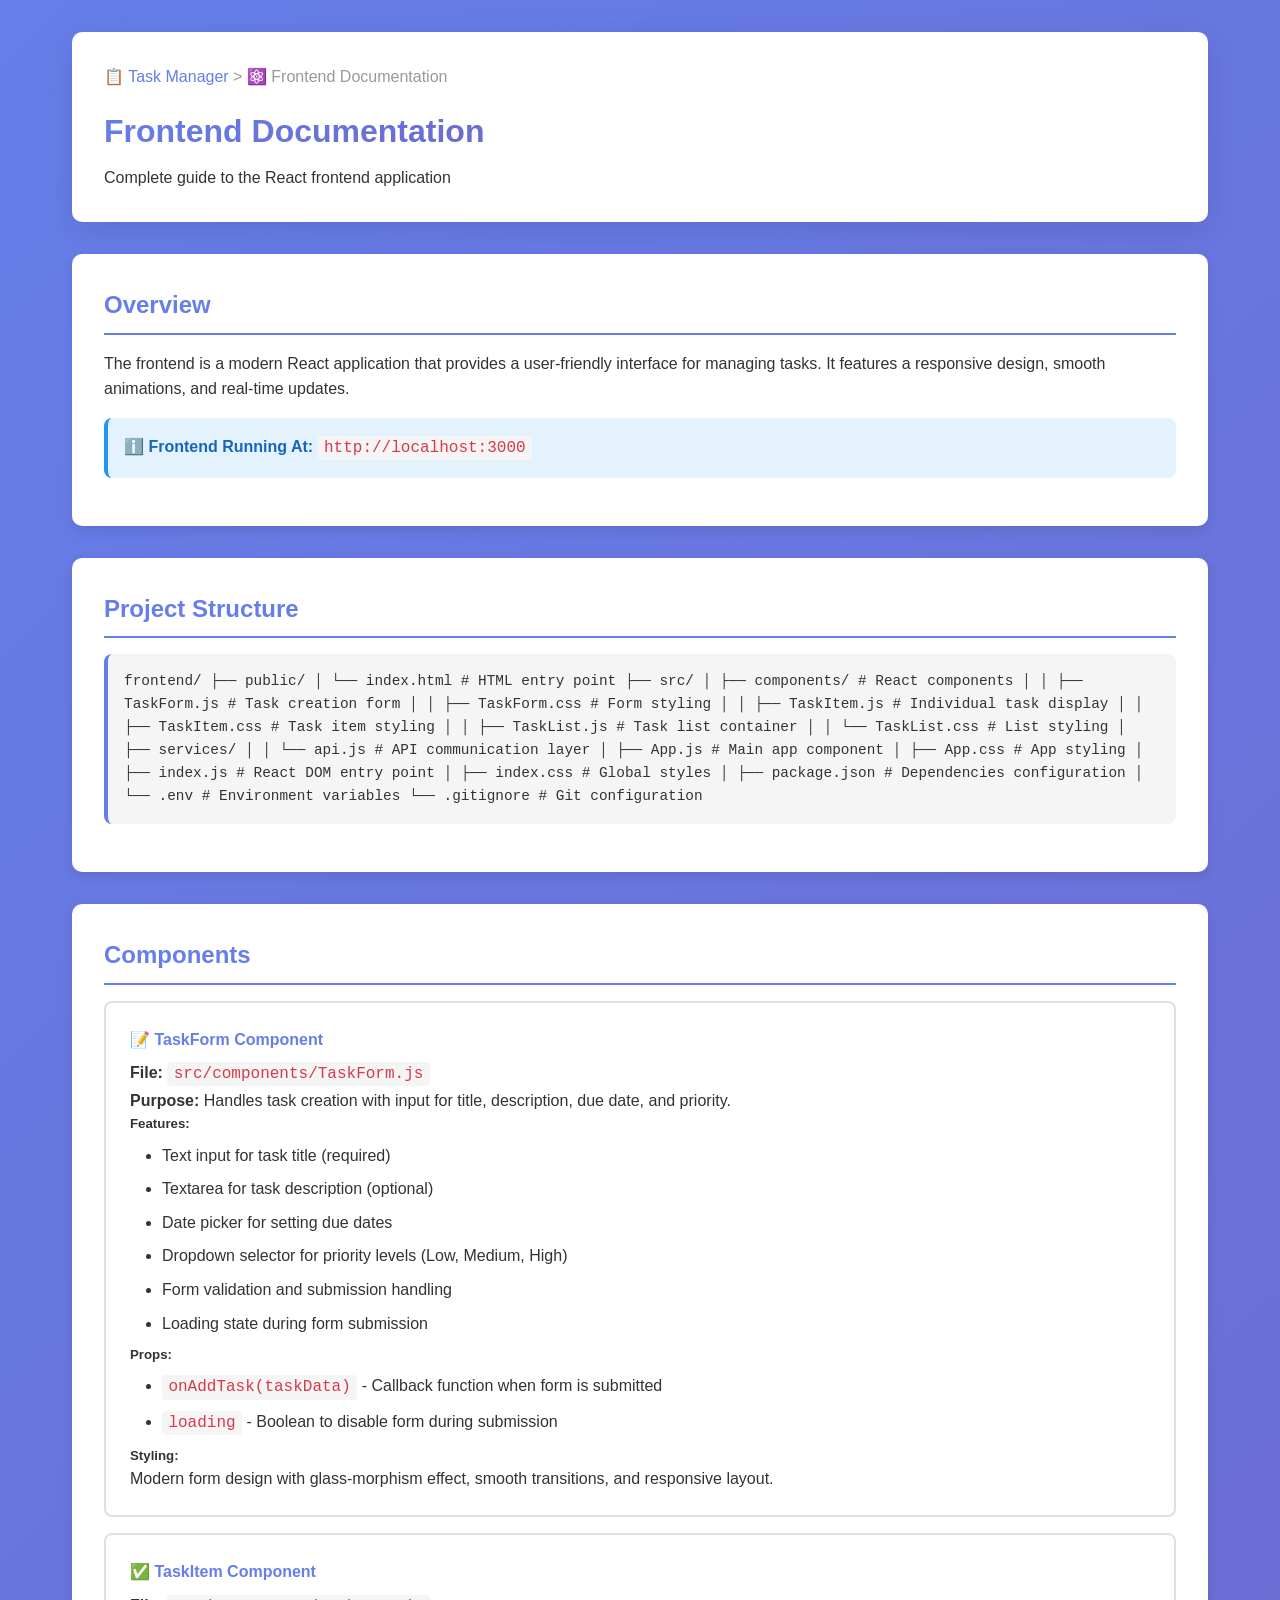
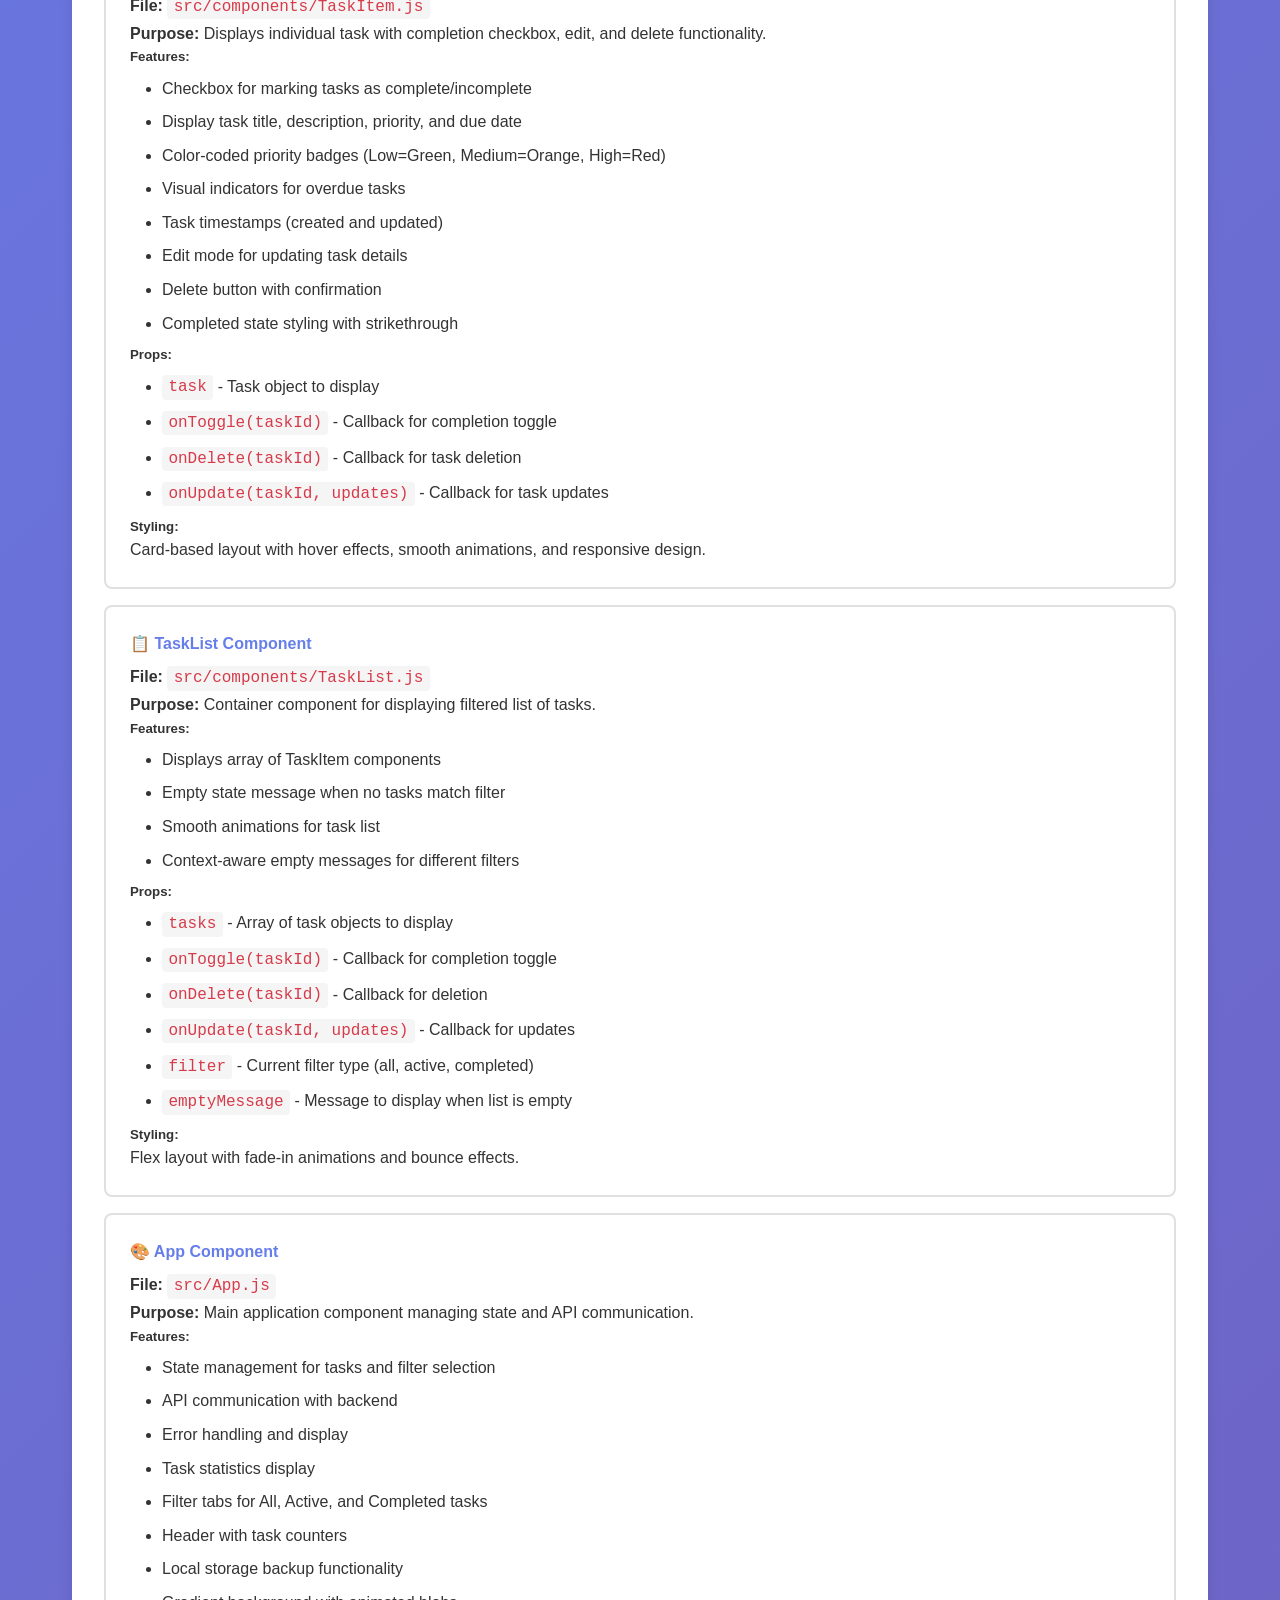
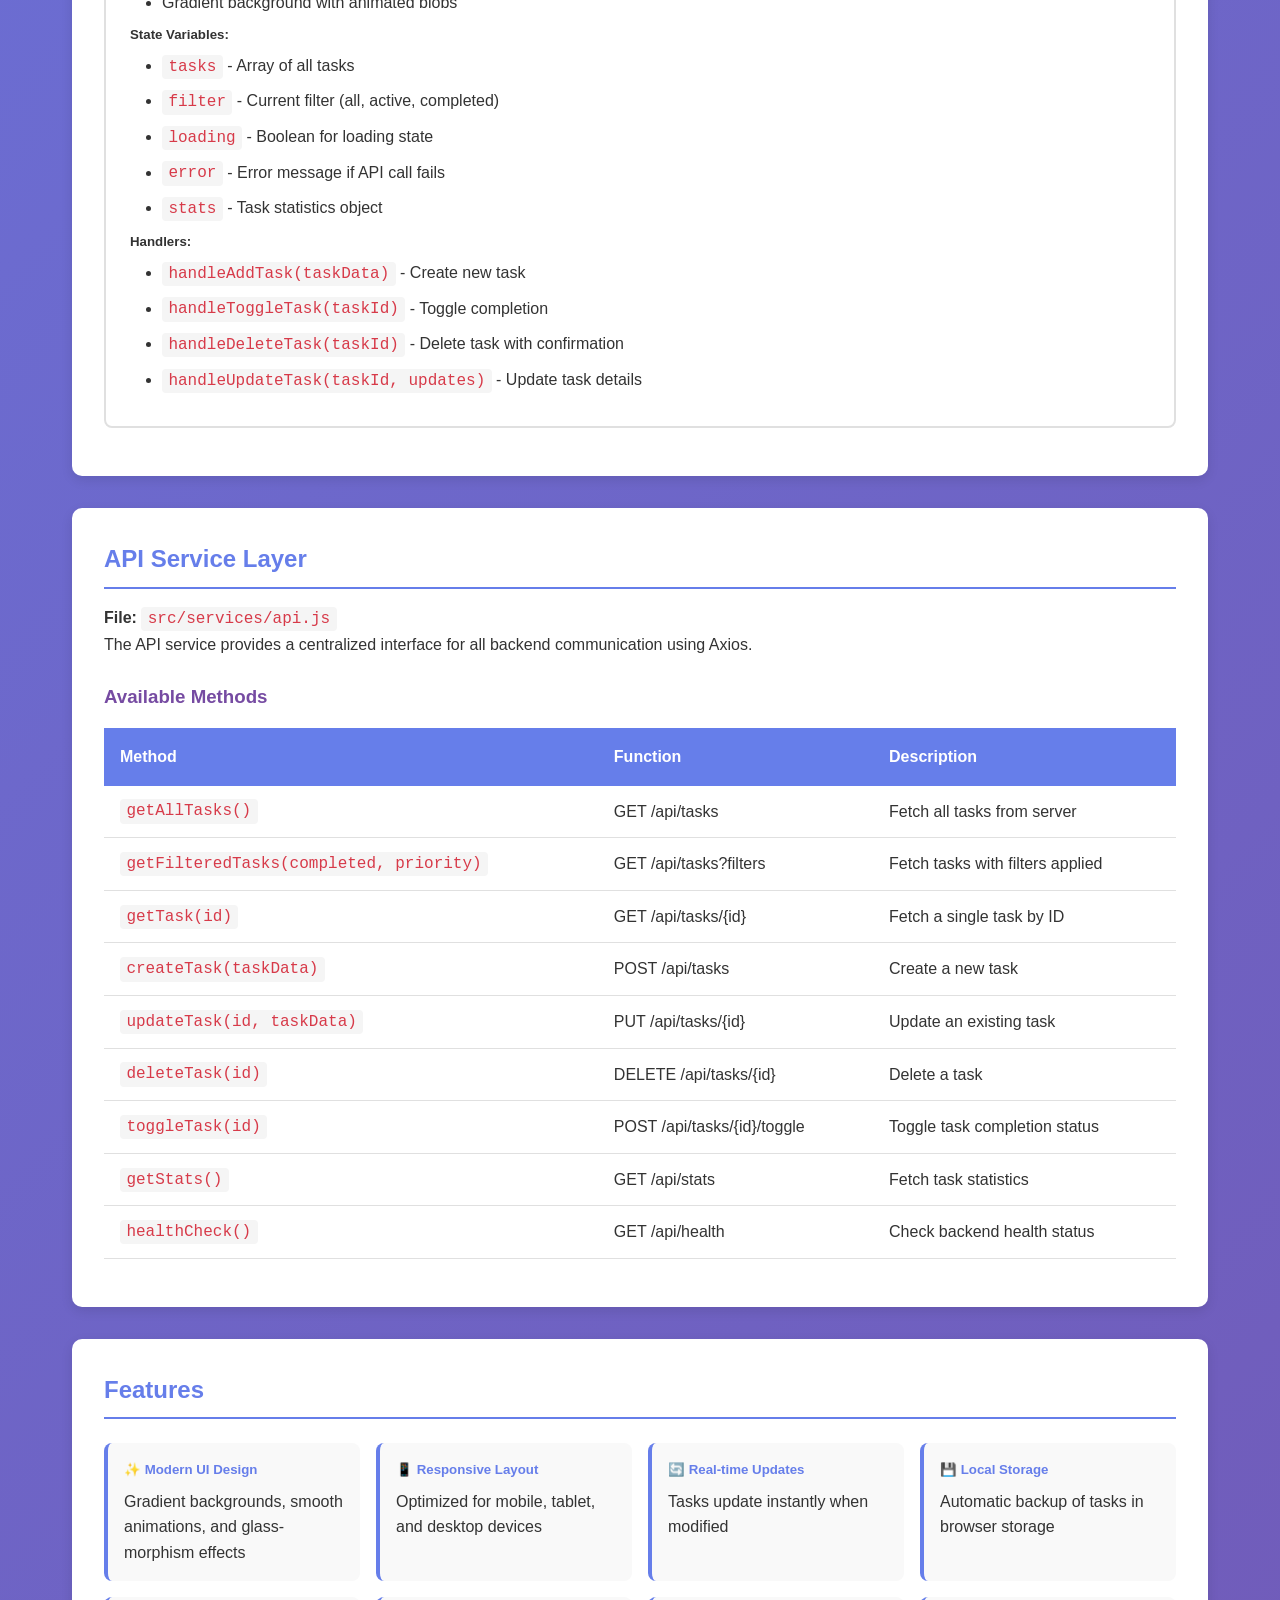
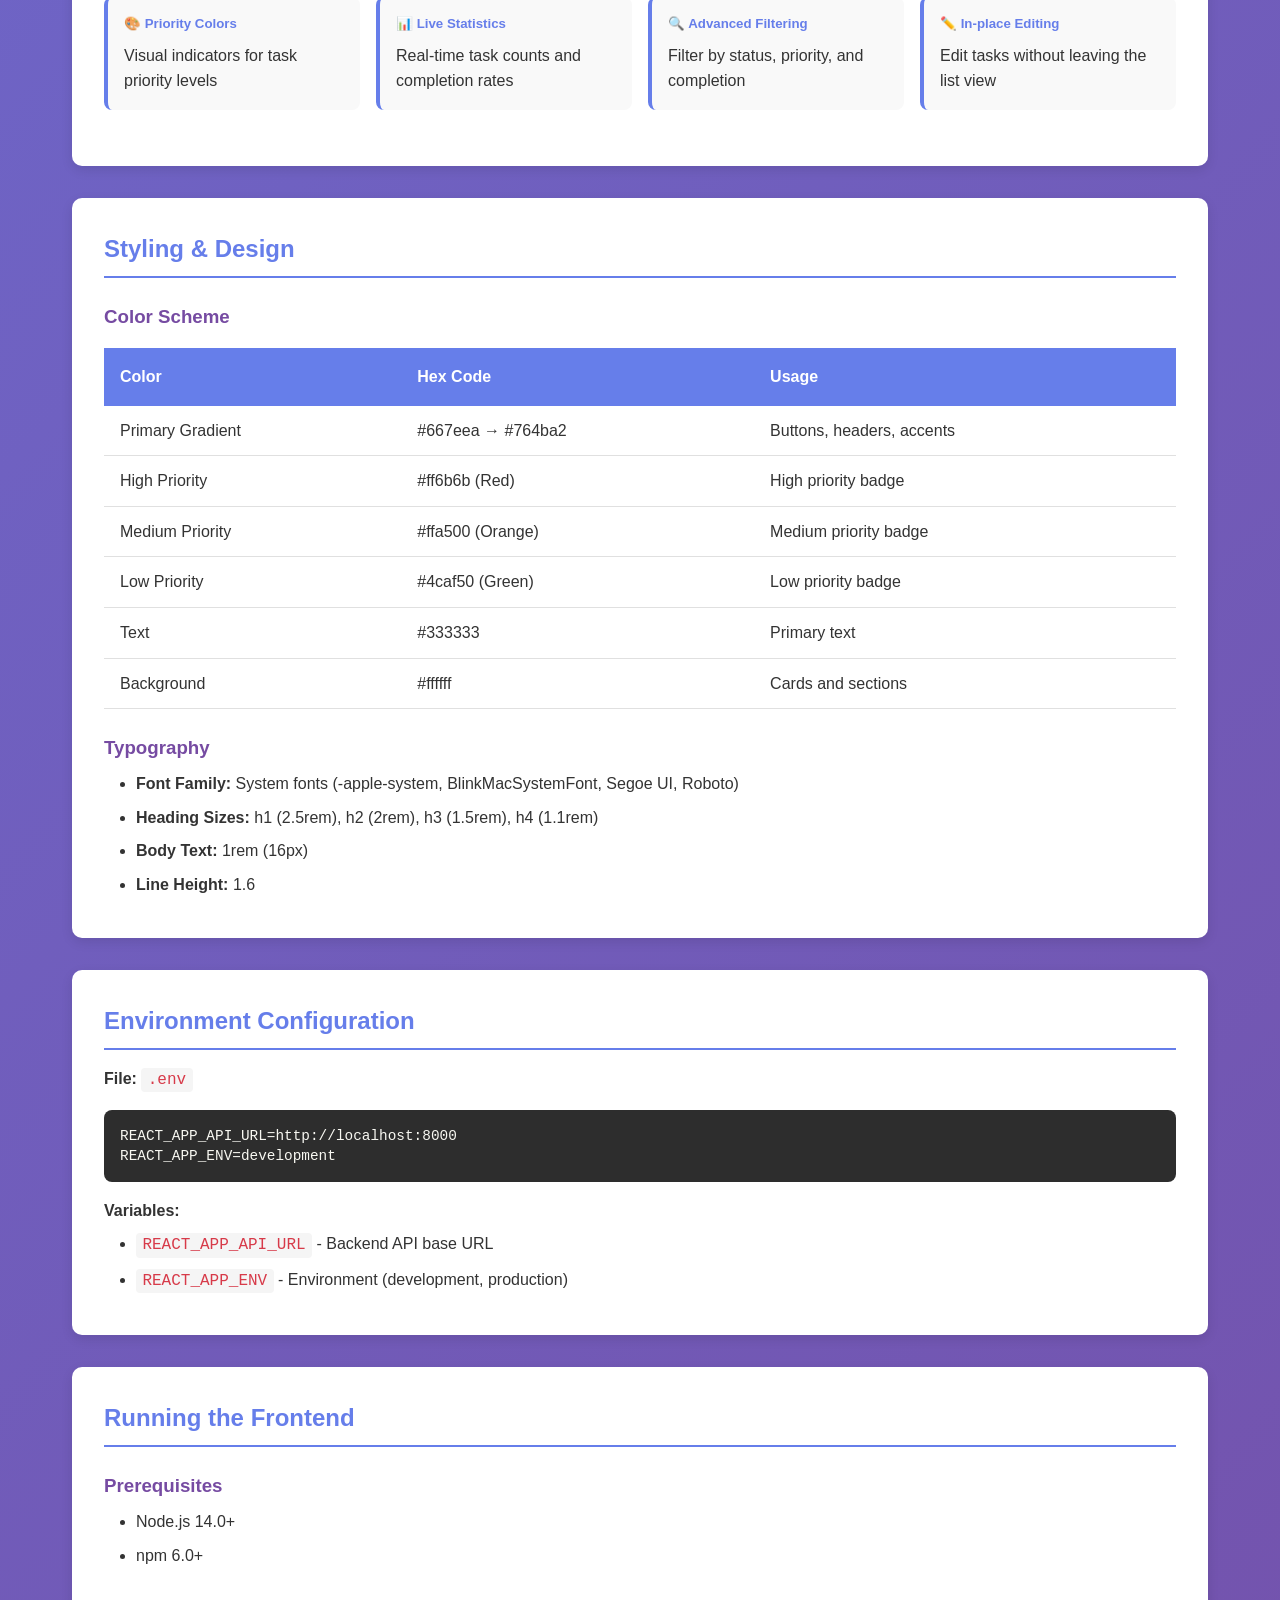
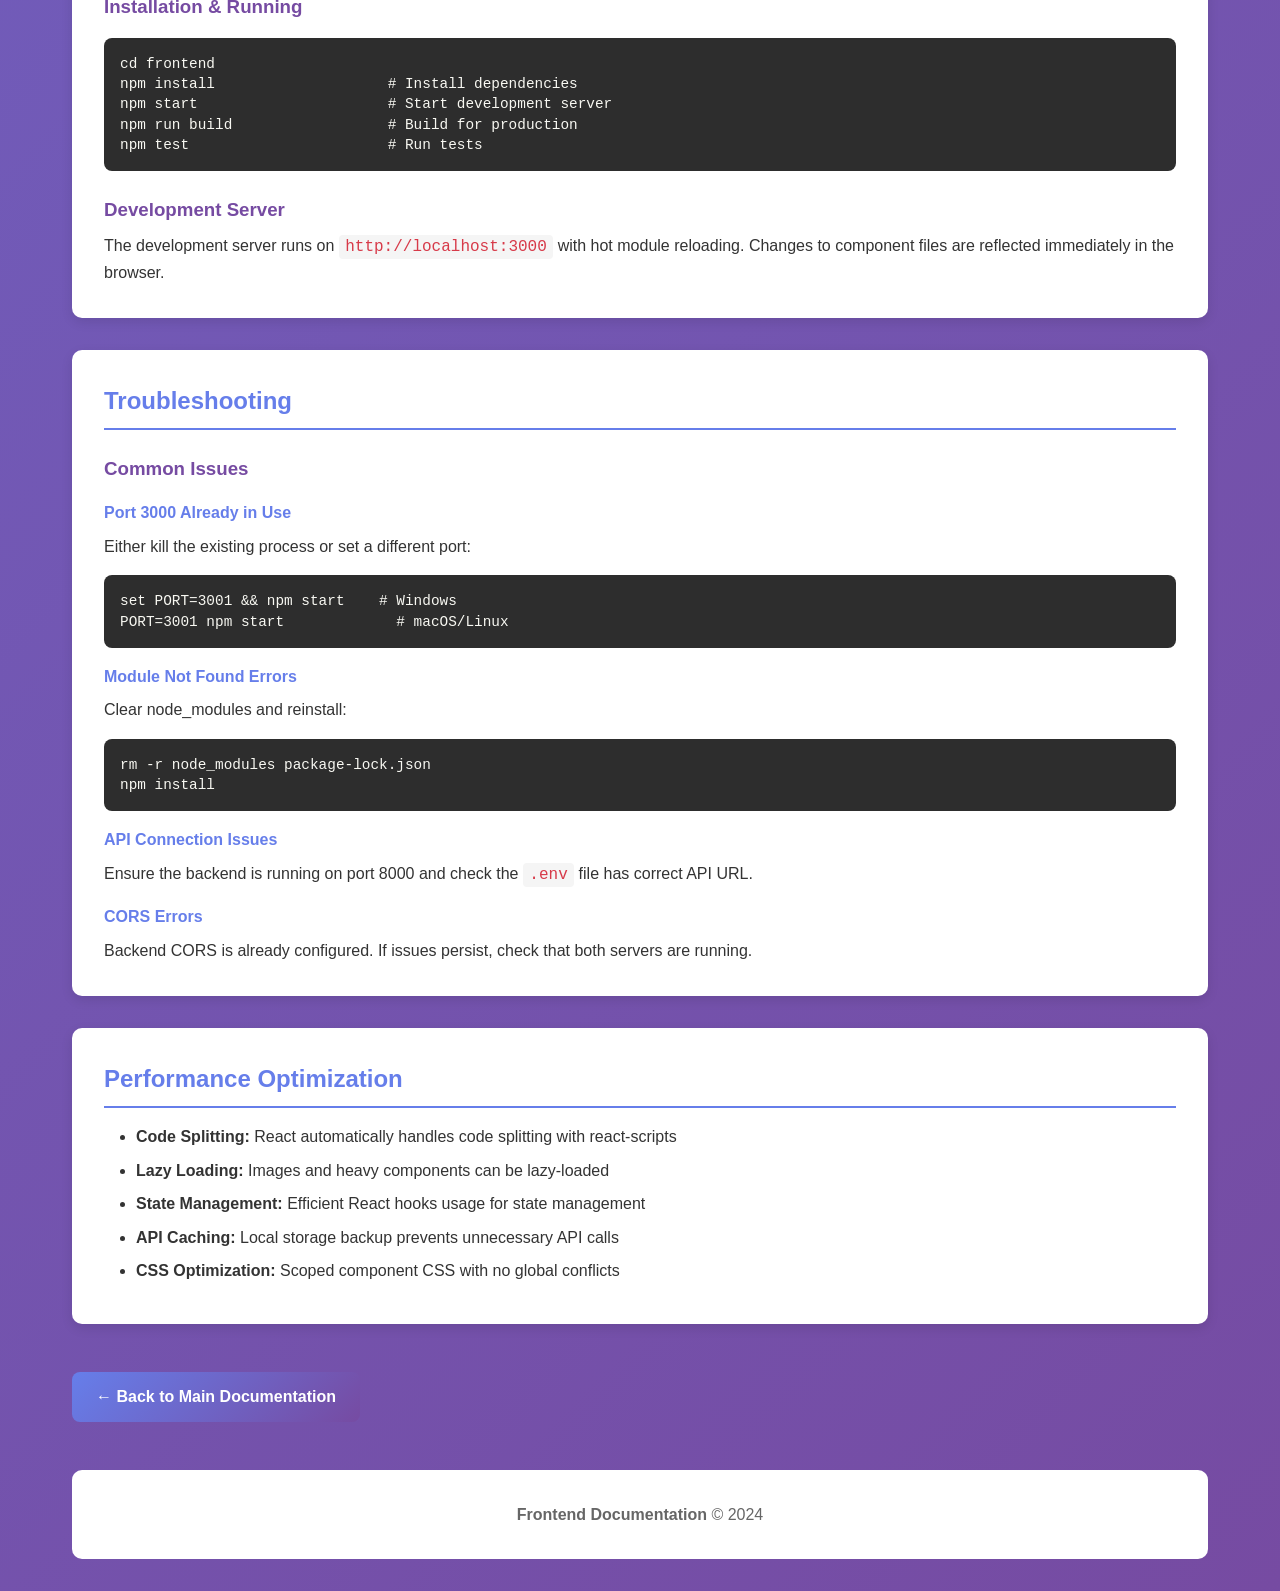
<file: doc/frontend.html>
<!DOCTYPE html>
<html lang="en">
<head>
    <meta charset="UTF-8">
    <meta name="viewport" content="width=device-width, initial-scale=1.0">
    <title>Frontend Documentation - Task Manager</title>
    <style>
        * {
            margin: 0;
            padding: 0;
            box-sizing: border-box;
        }
        
        body {
            font-family: -apple-system, BlinkMacSystemFont, 'Segoe UI', 'Roboto', 'Oxygen',
                'Ubuntu', 'Cantarell', 'Fira Sans', 'Droid Sans', 'Helvetica Neue', sans-serif;
            line-height: 1.6;
            color: #333;
            background: linear-gradient(135deg, #667eea 0%, #764ba2 100%);
            min-height: 100vh;
        }
        
        .container {
            max-width: 1200px;
            margin: 0 auto;
            padding: 2rem;
        }
        
        header {
            background: white;
            padding: 2rem;
            border-radius: 10px;
            box-shadow: 0 8px 32px rgba(0, 0, 0, 0.1);
            margin-bottom: 2rem;
        }
        
        header h1 {
            background: linear-gradient(135deg, #667eea 0%, #764ba2 100%);
            -webkit-background-clip: text;
            -webkit-text-fill-color: transparent;
            background-clip: text;
            font-size: 2rem;
            margin-bottom: 0.5rem;
        }
        
        .breadcrumb {
            color: #999;
            margin-bottom: 1rem;
        }
        
        .breadcrumb a {
            color: #667eea;
            text-decoration: none;
        }
        
        .breadcrumb a:hover {
            text-decoration: underline;
        }
        
        .content-section {
            background: white;
            padding: 2rem;
            border-radius: 10px;
            margin-bottom: 2rem;
            box-shadow: 0 4px 12px rgba(0, 0, 0, 0.1);
        }
        
        h2 {
            color: #667eea;
            margin-bottom: 1rem;
            padding-bottom: 0.5rem;
            border-bottom: 2px solid #667eea;
        }
        
        h3 {
            color: #764ba2;
            margin-top: 1.5rem;
            margin-bottom: 0.5rem;
        }
        
        h4 {
            color: #667eea;
            margin-top: 1rem;
            margin-bottom: 0.5rem;
        }
        
        code {
            background: #f5f5f5;
            padding: 0.2rem 0.4rem;
            border-radius: 4px;
            font-family: 'Courier New', monospace;
            color: #d73a49;
        }
        
        pre {
            background: #2d2d2d;
            color: #f8f8f2;
            padding: 1rem;
            border-radius: 8px;
            overflow-x: auto;
            margin: 1rem 0;
            font-size: 0.9rem;
            line-height: 1.4;
        }
        
        .component-card {
            padding: 1.5rem;
            border: 2px solid #e0e0e0;
            border-radius: 8px;
            margin: 1rem 0;
            transition: all 0.3s ease;
        }
        
        .component-card:hover {
            border-color: #667eea;
            box-shadow: 0 4px 12px rgba(102, 126, 234, 0.2);
        }
        
        .component-card h4 {
            margin-top: 0;
        }
        
        .file-structure {
            background: #f5f5f5;
            padding: 1rem;
            border-radius: 8px;
            border-left: 4px solid #667eea;
            margin: 1rem 0;
            font-family: 'Courier New', monospace;
            font-size: 0.9rem;
        }
        
        .feature-list {
            display: grid;
            grid-template-columns: repeat(auto-fit, minmax(250px, 1fr));
            gap: 1rem;
            margin: 1.5rem 0;
        }
        
        .feature-item {
            padding: 1rem;
            background: #f9f9f9;
            border-radius: 8px;
            border-left: 4px solid #667eea;
        }
        
        .feature-item h5 {
            color: #667eea;
            margin-bottom: 0.5rem;
        }
        
        table {
            width: 100%;
            border-collapse: collapse;
            margin: 1rem 0;
        }
        
        th {
            background: #667eea;
            color: white;
            padding: 1rem;
            text-align: left;
        }
        
        td {
            padding: 0.75rem 1rem;
            border-bottom: 1px solid #e0e0e0;
        }
        
        tr:hover {
            background: #f5f5f5;
        }
        
        ul, ol {
            margin-left: 2rem;
            margin-top: 0.5rem;
        }
        
        li {
            margin-bottom: 0.5rem;
        }
        
        .alert {
            padding: 1rem;
            border-radius: 8px;
            margin: 1rem 0;
            border-left: 4px solid;
        }
        
        .alert-info {
            background: #e3f2fd;
            border-color: #2196f3;
            color: #1565c0;
        }
        
        .btn {
            display: inline-block;
            padding: 0.75rem 1.5rem;
            background: linear-gradient(135deg, #667eea 0%, #764ba2 100%);
            color: white;
            border-radius: 8px;
            text-decoration: none;
            font-weight: 600;
            transition: all 0.3s ease;
            margin-top: 1rem;
        }
        
        .btn:hover {
            transform: translateY(-2px);
            box-shadow: 0 8px 16px rgba(102, 126, 234, 0.3);
        }
        
        footer {
            background: white;
            padding: 2rem;
            border-radius: 10px;
            text-align: center;
            color: #666;
        }
        
        @media (max-width: 768px) {
            .container {
                padding: 1rem;
            }
            
            header h1 {
                font-size: 1.5rem;
            }
        }
    </style>
</head>
<body>
    <div class="container">
        <header>
            <div class="breadcrumb">
                <a href="index.html">📋 Task Manager</a> > ⚛️ Frontend Documentation
            </div>
            <h1>Frontend Documentation</h1>
            <p>Complete guide to the React frontend application</p>
        </header>
        
        <div class="content-section">
            <h2>Overview</h2>
            <p>
                The frontend is a modern React application that provides a user-friendly interface for managing tasks. 
                It features a responsive design, smooth animations, and real-time updates.
            </p>
            
            <div class="alert alert-info">
                <strong>ℹ️ Frontend Running At:</strong> <code>http://localhost:3000</code>
            </div>
        </div>
        
        <div class="content-section">
            <h2>Project Structure</h2>
            
            <div class="file-structure">
frontend/
├── public/
│   └── index.html              # HTML entry point
├── src/
│   ├── components/             # React components
│   │   ├── TaskForm.js         # Task creation form
│   │   ├── TaskForm.css        # Form styling
│   │   ├── TaskItem.js         # Individual task display
│   │   ├── TaskItem.css        # Task item styling
│   │   ├── TaskList.js         # Task list container
│   │   └── TaskList.css        # List styling
│   ├── services/
│   │   └── api.js              # API communication layer
│   ├── App.js                  # Main app component
│   ├── App.css                 # App styling
│   ├── index.js                # React DOM entry point
│   ├── index.css               # Global styles
│   ├── package.json            # Dependencies configuration
│   └── .env                    # Environment variables
└── .gitignore                  # Git configuration
            </div>
        </div>
        
        <div class="content-section">
            <h2>Components</h2>
            
            <div class="component-card">
                <h4>📝 TaskForm Component</h4>
                <p><strong>File:</strong> <code>src/components/TaskForm.js</code></p>
                <p><strong>Purpose:</strong> Handles task creation with input for title, description, due date, and priority.</p>
                
                <h5>Features:</h5>
                <ul>
                    <li>Text input for task title (required)</li>
                    <li>Textarea for task description (optional)</li>
                    <li>Date picker for setting due dates</li>
                    <li>Dropdown selector for priority levels (Low, Medium, High)</li>
                    <li>Form validation and submission handling</li>
                    <li>Loading state during form submission</li>
                </ul>
                
                <h5>Props:</h5>
                <ul>
                    <li><code>onAddTask(taskData)</code> - Callback function when form is submitted</li>
                    <li><code>loading</code> - Boolean to disable form during submission</li>
                </ul>
                
                <h5>Styling:</h5>
                <p>Modern form design with glass-morphism effect, smooth transitions, and responsive layout.</p>
            </div>
            
            <div class="component-card">
                <h4>✅ TaskItem Component</h4>
                <p><strong>File:</strong> <code>src/components/TaskItem.js</code></p>
                <p><strong>Purpose:</strong> Displays individual task with completion checkbox, edit, and delete functionality.</p>
                
                <h5>Features:</h5>
                <ul>
                    <li>Checkbox for marking tasks as complete/incomplete</li>
                    <li>Display task title, description, priority, and due date</li>
                    <li>Color-coded priority badges (Low=Green, Medium=Orange, High=Red)</li>
                    <li>Visual indicators for overdue tasks</li>
                    <li>Task timestamps (created and updated)</li>
                    <li>Edit mode for updating task details</li>
                    <li>Delete button with confirmation</li>
                    <li>Completed state styling with strikethrough</li>
                </ul>
                
                <h5>Props:</h5>
                <ul>
                    <li><code>task</code> - Task object to display</li>
                    <li><code>onToggle(taskId)</code> - Callback for completion toggle</li>
                    <li><code>onDelete(taskId)</code> - Callback for task deletion</li>
                    <li><code>onUpdate(taskId, updates)</code> - Callback for task updates</li>
                </ul>
                
                <h5>Styling:</h5>
                <p>Card-based layout with hover effects, smooth animations, and responsive design.</p>
            </div>
            
            <div class="component-card">
                <h4>📋 TaskList Component</h4>
                <p><strong>File:</strong> <code>src/components/TaskList.js</code></p>
                <p><strong>Purpose:</strong> Container component for displaying filtered list of tasks.</p>
                
                <h5>Features:</h5>
                <ul>
                    <li>Displays array of TaskItem components</li>
                    <li>Empty state message when no tasks match filter</li>
                    <li>Smooth animations for task list</li>
                    <li>Context-aware empty messages for different filters</li>
                </ul>
                
                <h5>Props:</h5>
                <ul>
                    <li><code>tasks</code> - Array of task objects to display</li>
                    <li><code>onToggle(taskId)</code> - Callback for completion toggle</li>
                    <li><code>onDelete(taskId)</code> - Callback for deletion</li>
                    <li><code>onUpdate(taskId, updates)</code> - Callback for updates</li>
                    <li><code>filter</code> - Current filter type (all, active, completed)</li>
                    <li><code>emptyMessage</code> - Message to display when list is empty</li>
                </ul>
                
                <h5>Styling:</h5>
                <p>Flex layout with fade-in animations and bounce effects.</p>
            </div>
            
            <div class="component-card">
                <h4>🎨 App Component</h4>
                <p><strong>File:</strong> <code>src/App.js</code></p>
                <p><strong>Purpose:</strong> Main application component managing state and API communication.</p>
                
                <h5>Features:</h5>
                <ul>
                    <li>State management for tasks and filter selection</li>
                    <li>API communication with backend</li>
                    <li>Error handling and display</li>
                    <li>Task statistics display</li>
                    <li>Filter tabs for All, Active, and Completed tasks</li>
                    <li>Header with task counters</li>
                    <li>Local storage backup functionality</li>
                    <li>Gradient background with animated blobs</li>
                </ul>
                
                <h5>State Variables:</h5>
                <ul>
                    <li><code>tasks</code> - Array of all tasks</li>
                    <li><code>filter</code> - Current filter (all, active, completed)</li>
                    <li><code>loading</code> - Boolean for loading state</li>
                    <li><code>error</code> - Error message if API call fails</li>
                    <li><code>stats</code> - Task statistics object</li>
                </ul>
                
                <h5>Handlers:</h5>
                <ul>
                    <li><code>handleAddTask(taskData)</code> - Create new task</li>
                    <li><code>handleToggleTask(taskId)</code> - Toggle completion</li>
                    <li><code>handleDeleteTask(taskId)</code> - Delete task with confirmation</li>
                    <li><code>handleUpdateTask(taskId, updates)</code> - Update task details</li>
                </ul>
            </div>
        </div>
        
        <div class="content-section">
            <h2>API Service Layer</h2>
            
            <p><strong>File:</strong> <code>src/services/api.js</code></p>
            <p>
                The API service provides a centralized interface for all backend communication using Axios.
            </p>
            
            <h3>Available Methods</h3>
            
            <table>
                <tr>
                    <th>Method</th>
                    <th>Function</th>
                    <th>Description</th>
                </tr>
                <tr>
                    <td><code>getAllTasks()</code></td>
                    <td>GET /api/tasks</td>
                    <td>Fetch all tasks from server</td>
                </tr>
                <tr>
                    <td><code>getFilteredTasks(completed, priority)</code></td>
                    <td>GET /api/tasks?filters</td>
                    <td>Fetch tasks with filters applied</td>
                </tr>
                <tr>
                    <td><code>getTask(id)</code></td>
                    <td>GET /api/tasks/{id}</td>
                    <td>Fetch a single task by ID</td>
                </tr>
                <tr>
                    <td><code>createTask(taskData)</code></td>
                    <td>POST /api/tasks</td>
                    <td>Create a new task</td>
                </tr>
                <tr>
                    <td><code>updateTask(id, taskData)</code></td>
                    <td>PUT /api/tasks/{id}</td>
                    <td>Update an existing task</td>
                </tr>
                <tr>
                    <td><code>deleteTask(id)</code></td>
                    <td>DELETE /api/tasks/{id}</td>
                    <td>Delete a task</td>
                </tr>
                <tr>
                    <td><code>toggleTask(id)</code></td>
                    <td>POST /api/tasks/{id}/toggle</td>
                    <td>Toggle task completion status</td>
                </tr>
                <tr>
                    <td><code>getStats()</code></td>
                    <td>GET /api/stats</td>
                    <td>Fetch task statistics</td>
                </tr>
                <tr>
                    <td><code>healthCheck()</code></td>
                    <td>GET /api/health</td>
                    <td>Check backend health status</td>
                </tr>
            </table>
        </div>
        
        <div class="content-section">
            <h2>Features</h2>
            
            <div class="feature-list">
                <div class="feature-item">
                    <h5>✨ Modern UI Design</h5>
                    <p>Gradient backgrounds, smooth animations, and glass-morphism effects</p>
                </div>
                <div class="feature-item">
                    <h5>📱 Responsive Layout</h5>
                    <p>Optimized for mobile, tablet, and desktop devices</p>
                </div>
                <div class="feature-item">
                    <h5>🔄 Real-time Updates</h5>
                    <p>Tasks update instantly when modified</p>
                </div>
                <div class="feature-item">
                    <h5>💾 Local Storage</h5>
                    <p>Automatic backup of tasks in browser storage</p>
                </div>
                <div class="feature-item">
                    <h5>🎨 Priority Colors</h5>
                    <p>Visual indicators for task priority levels</p>
                </div>
                <div class="feature-item">
                    <h5>📊 Live Statistics</h5>
                    <p>Real-time task counts and completion rates</p>
                </div>
                <div class="feature-item">
                    <h5>🔍 Advanced Filtering</h5>
                    <p>Filter by status, priority, and completion</p>
                </div>
                <div class="feature-item">
                    <h5>✏️ In-place Editing</h5>
                    <p>Edit tasks without leaving the list view</p>
                </div>
            </div>
        </div>
        
        <div class="content-section">
            <h2>Styling & Design</h2>
            
            <h3>Color Scheme</h3>
            <table>
                <tr>
                    <th>Color</th>
                    <th>Hex Code</th>
                    <th>Usage</th>
                </tr>
                <tr>
                    <td>Primary Gradient</td>
                    <td>#667eea → #764ba2</td>
                    <td>Buttons, headers, accents</td>
                </tr>
                <tr>
                    <td>High Priority</td>
                    <td>#ff6b6b (Red)</td>
                    <td>High priority badge</td>
                </tr>
                <tr>
                    <td>Medium Priority</td>
                    <td>#ffa500 (Orange)</td>
                    <td>Medium priority badge</td>
                </tr>
                <tr>
                    <td>Low Priority</td>
                    <td>#4caf50 (Green)</td>
                    <td>Low priority badge</td>
                </tr>
                <tr>
                    <td>Text</td>
                    <td>#333333</td>
                    <td>Primary text</td>
                </tr>
                <tr>
                    <td>Background</td>
                    <td>#ffffff</td>
                    <td>Cards and sections</td>
                </tr>
            </table>
            
            <h3>Typography</h3>
            <ul>
                <li><strong>Font Family:</strong> System fonts (-apple-system, BlinkMacSystemFont, Segoe UI, Roboto)</li>
                <li><strong>Heading Sizes:</strong> h1 (2.5rem), h2 (2rem), h3 (1.5rem), h4 (1.1rem)</li>
                <li><strong>Body Text:</strong> 1rem (16px)</li>
                <li><strong>Line Height:</strong> 1.6</li>
            </ul>
        </div>
        
        <div class="content-section">
            <h2>Environment Configuration</h2>
            
            <p><strong>File:</strong> <code>.env</code></p>
            
            <pre>REACT_APP_API_URL=http://localhost:8000
REACT_APP_ENV=development</pre>
            
            <p><strong>Variables:</strong></p>
            <ul>
                <li><code>REACT_APP_API_URL</code> - Backend API base URL</li>
                <li><code>REACT_APP_ENV</code> - Environment (development, production)</li>
            </ul>
        </div>
        
        <div class="content-section">
            <h2>Running the Frontend</h2>
            
            <h3>Prerequisites</h3>
            <ul>
                <li>Node.js 14.0+</li>
                <li>npm 6.0+</li>
            </ul>
            
            <h3>Installation & Running</h3>
            
            <pre>cd frontend
npm install                    # Install dependencies
npm start                      # Start development server
npm run build                  # Build for production
npm test                       # Run tests</pre>
            
            <h3>Development Server</h3>
            <p>
                The development server runs on <code>http://localhost:3000</code> with hot module reloading. 
                Changes to component files are reflected immediately in the browser.
            </p>
        </div>
        
        <div class="content-section">
            <h2>Troubleshooting</h2>
            
            <h3>Common Issues</h3>
            
            <h4>Port 3000 Already in Use</h4>
            <p>Either kill the existing process or set a different port:</p>
            <pre>set PORT=3001 && npm start    # Windows
PORT=3001 npm start             # macOS/Linux</pre>
            
            <h4>Module Not Found Errors</h4>
            <p>Clear node_modules and reinstall:</p>
            <pre>rm -r node_modules package-lock.json
npm install</pre>
            
            <h4>API Connection Issues</h4>
            <p>Ensure the backend is running on port 8000 and check the <code>.env</code> file has correct API URL.</p>
            
            <h4>CORS Errors</h4>
            <p>Backend CORS is already configured. If issues persist, check that both servers are running.</p>
        </div>
        
        <div class="content-section">
            <h2>Performance Optimization</h2>
            
            <ul>
                <li><strong>Code Splitting:</strong> React automatically handles code splitting with react-scripts</li>
                <li><strong>Lazy Loading:</strong> Images and heavy components can be lazy-loaded</li>
                <li><strong>State Management:</strong> Efficient React hooks usage for state management</li>
                <li><strong>API Caching:</strong> Local storage backup prevents unnecessary API calls</li>
                <li><strong>CSS Optimization:</strong> Scoped component CSS with no global conflicts</li>
            </ul>
        </div>
        
        <a href="index.html" class="btn">← Back to Main Documentation</a>
        
        <footer style="margin-top: 3rem;">
            <p><strong>Frontend Documentation</strong> © 2024</p>
        </footer>
    </div>
</body>
</html>
</file>
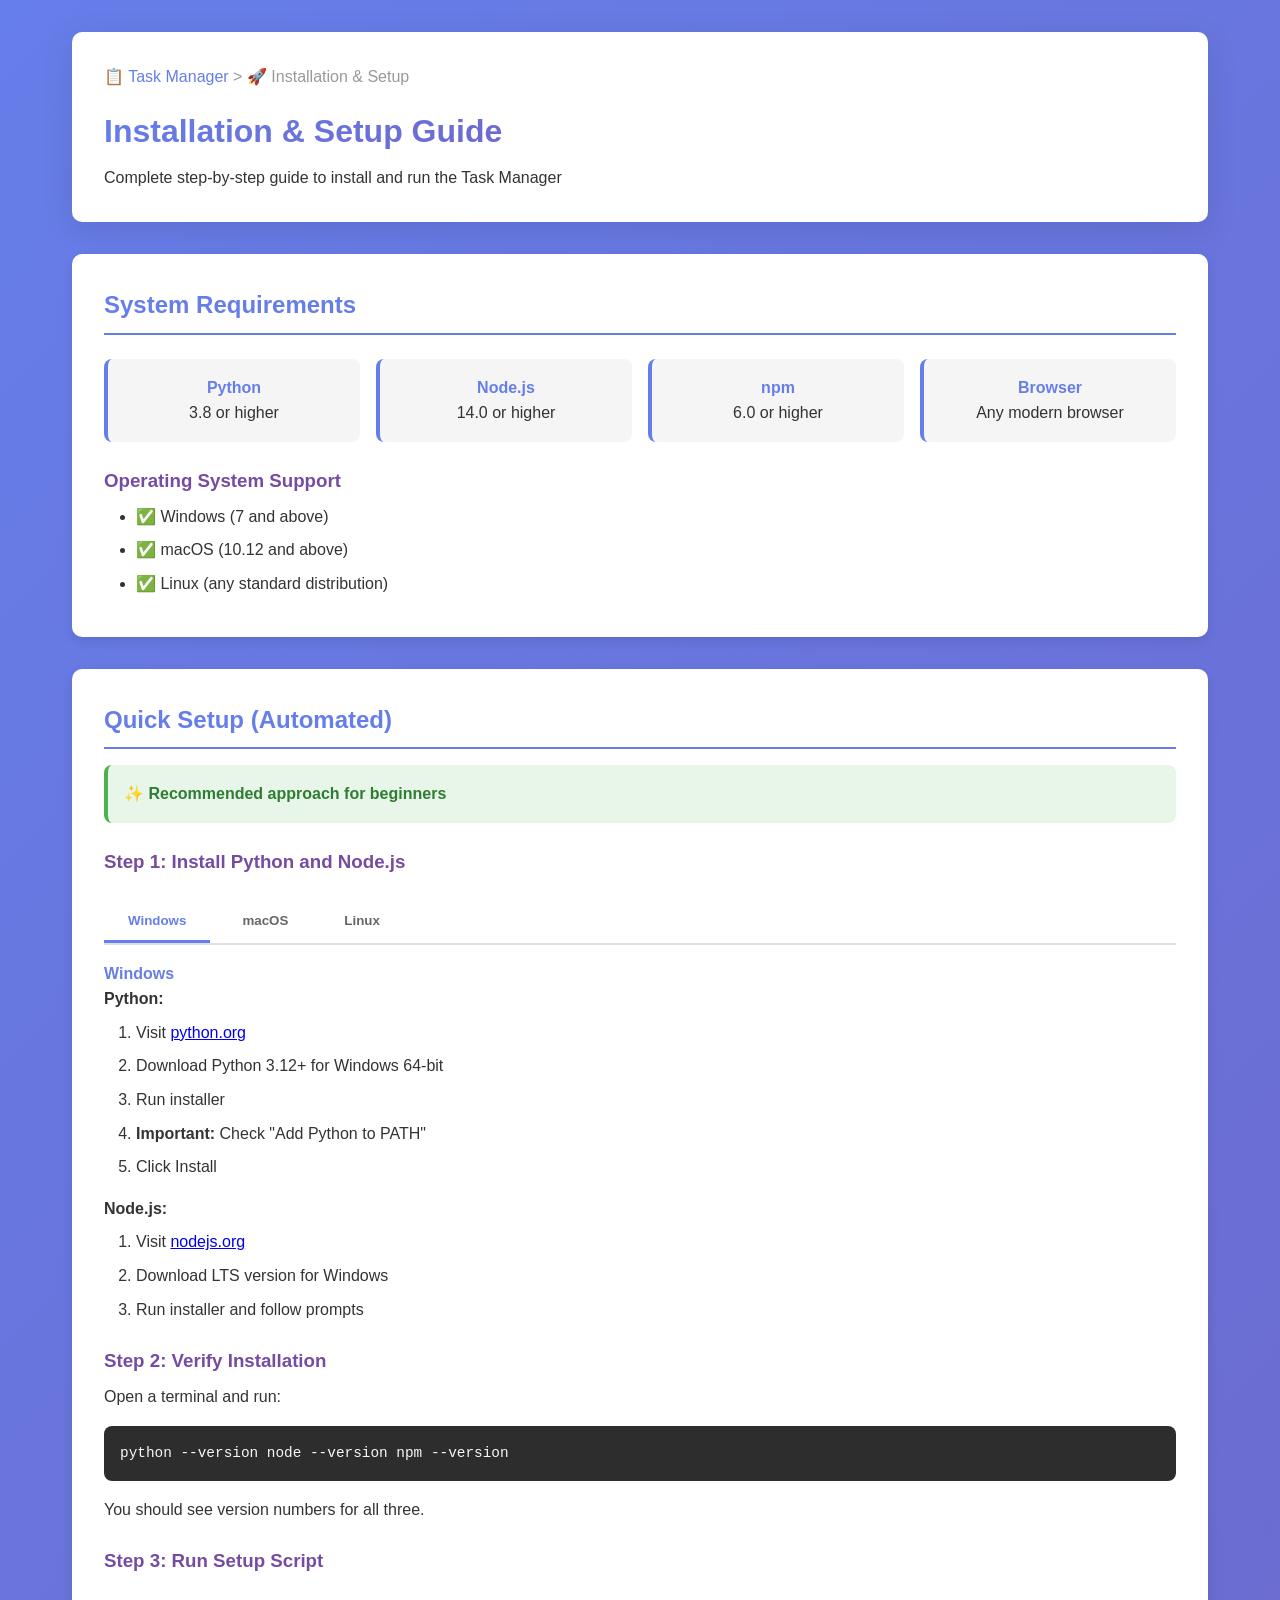
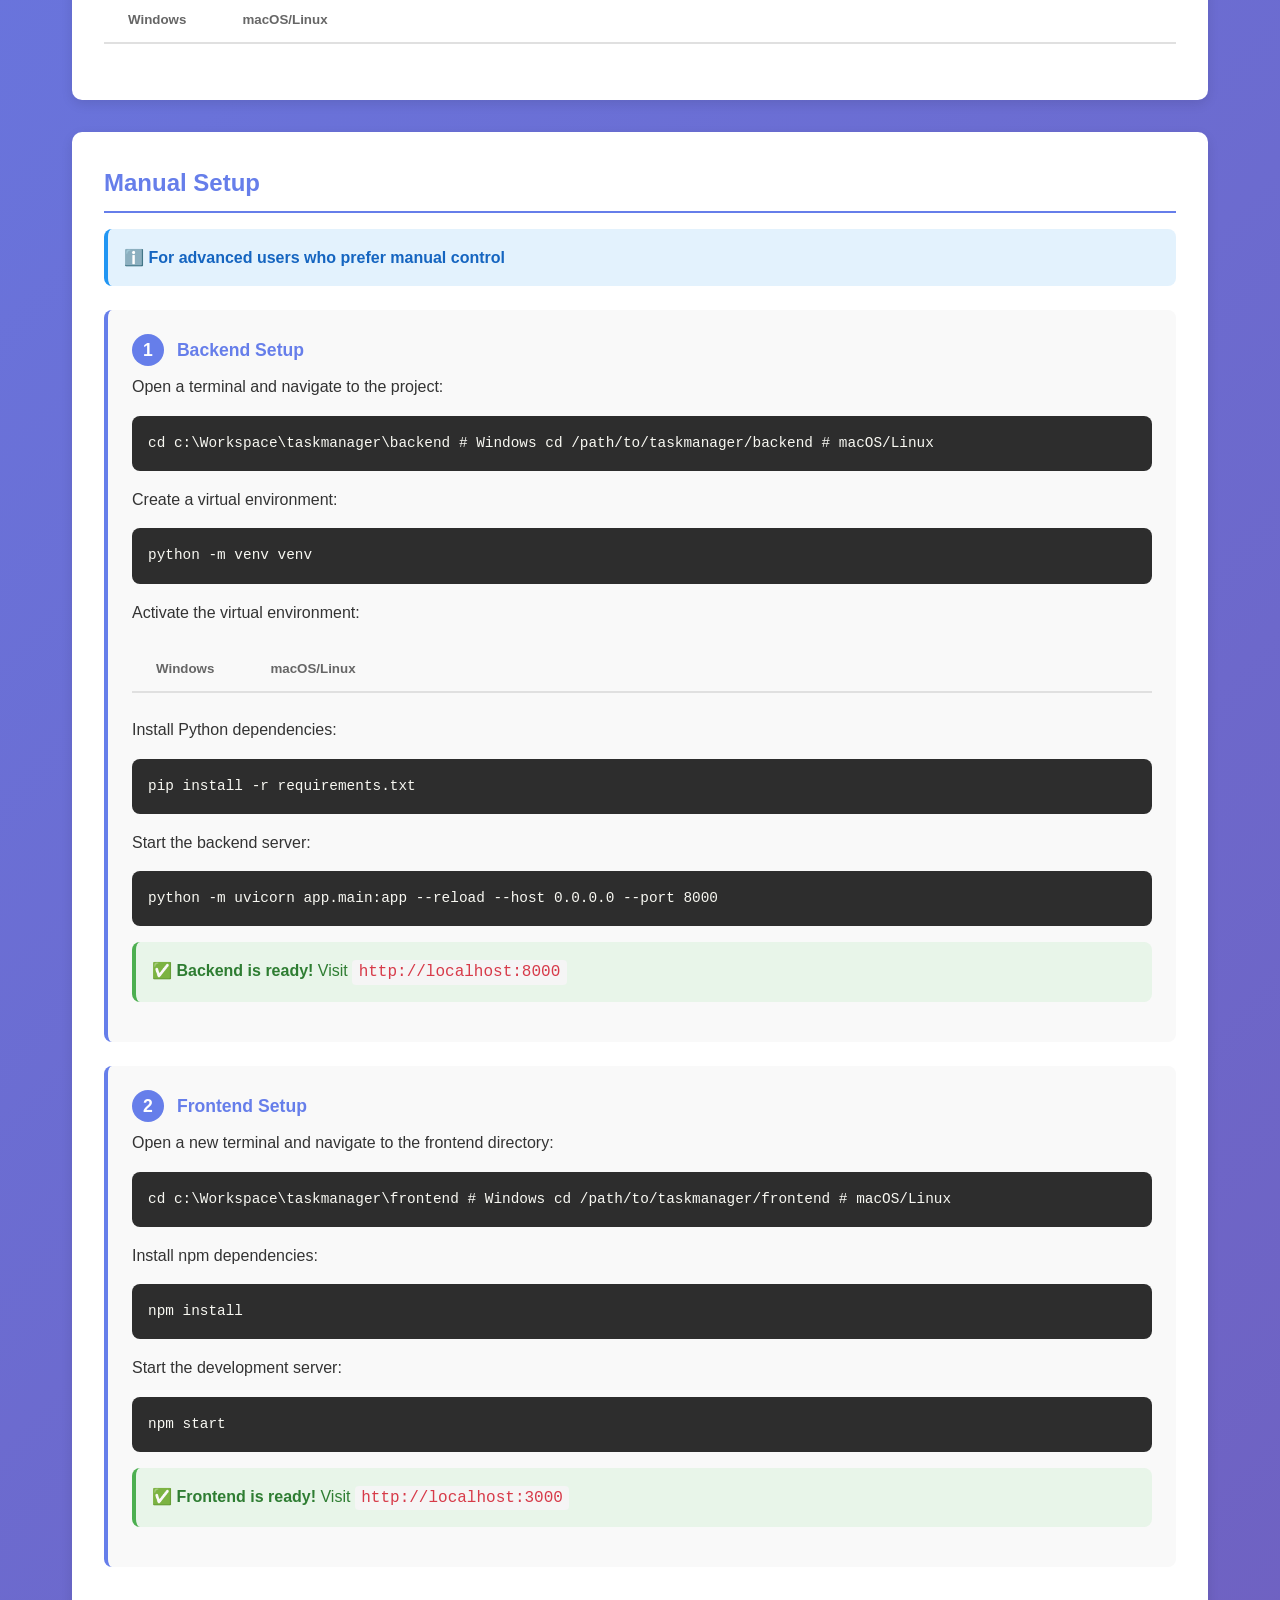
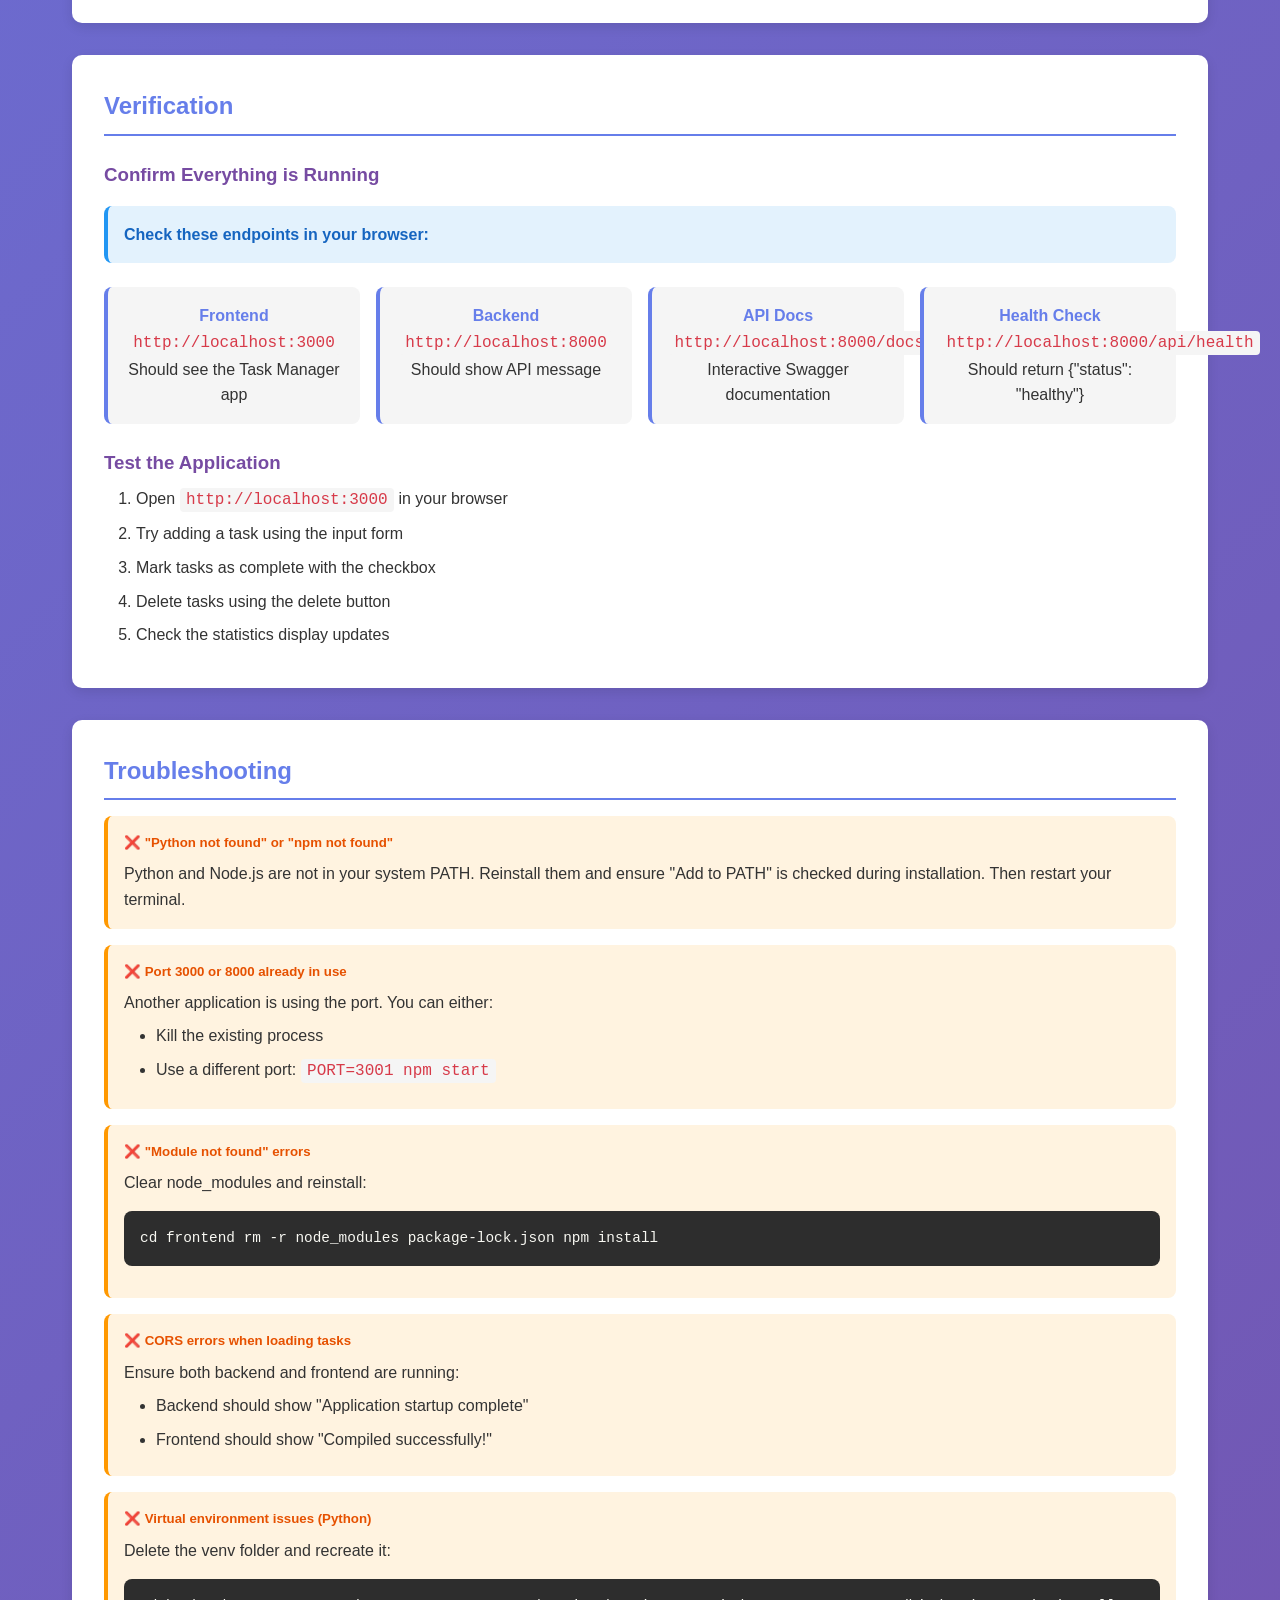
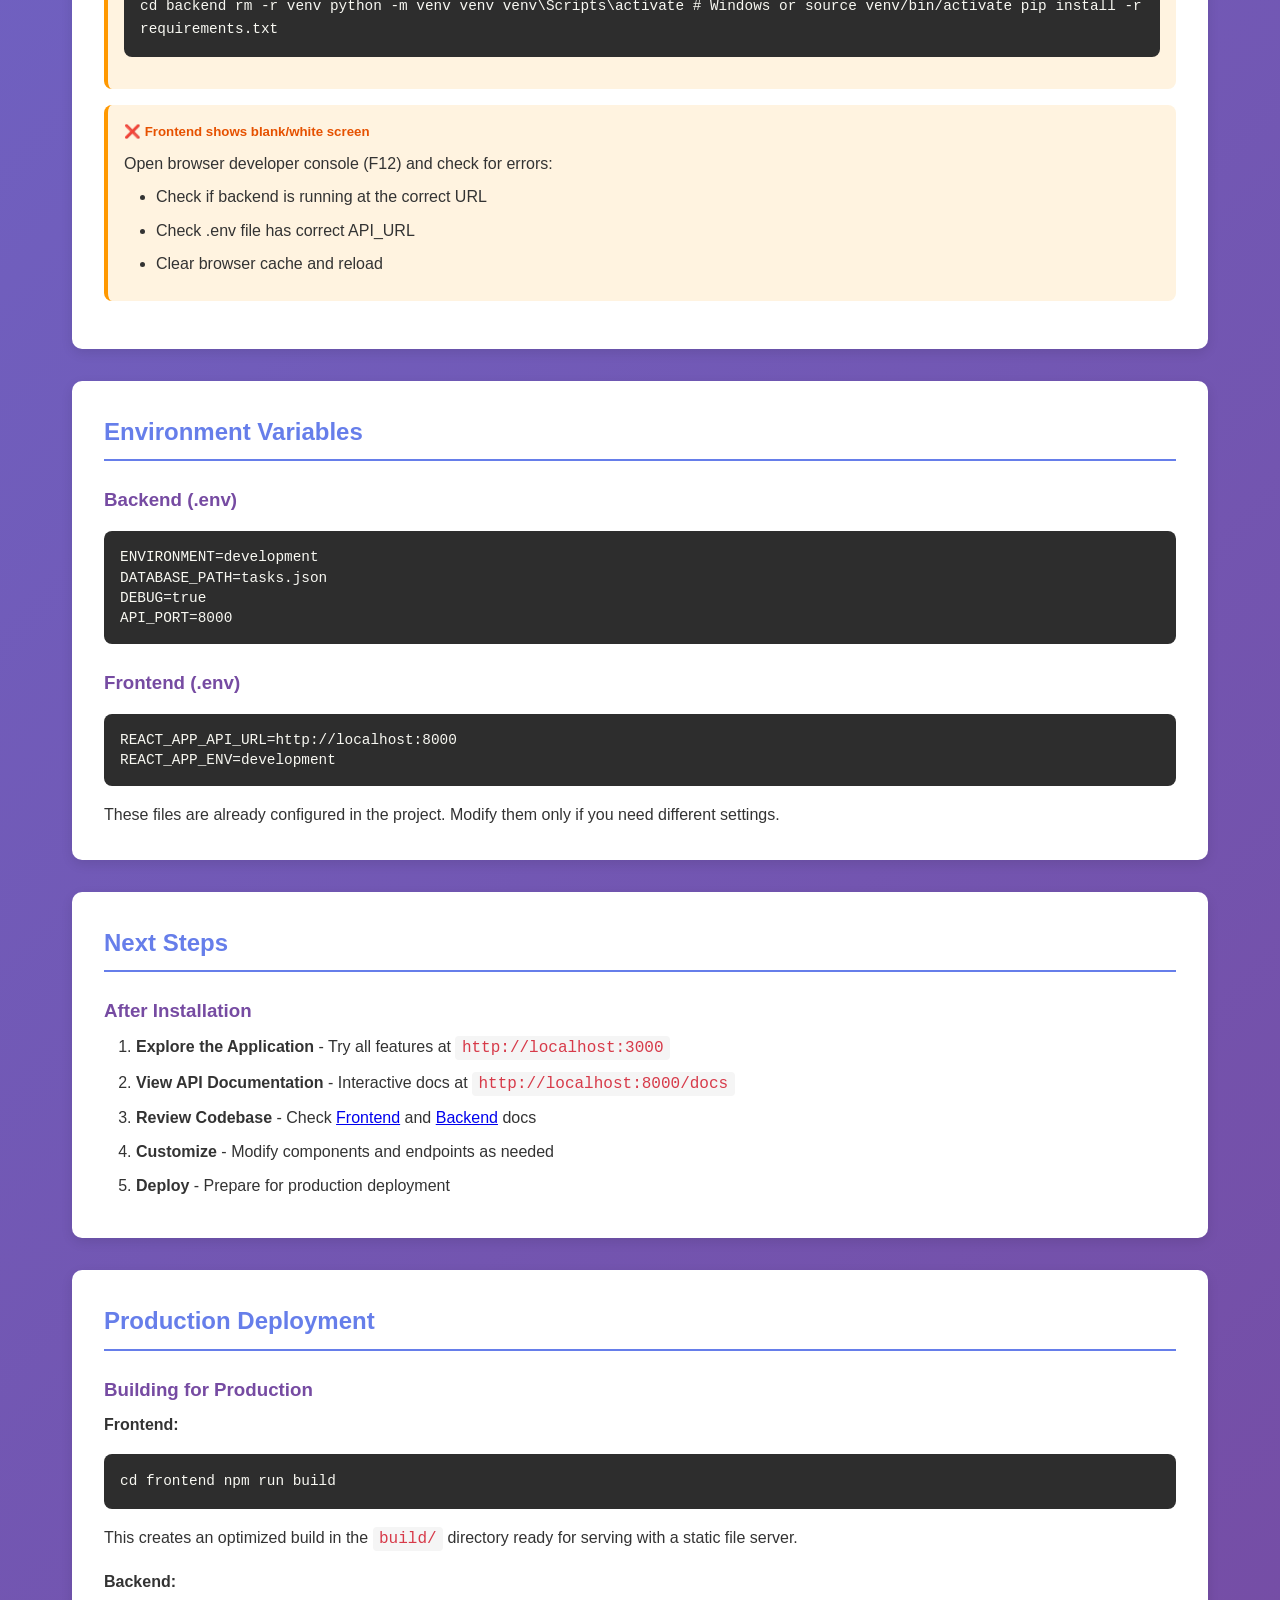
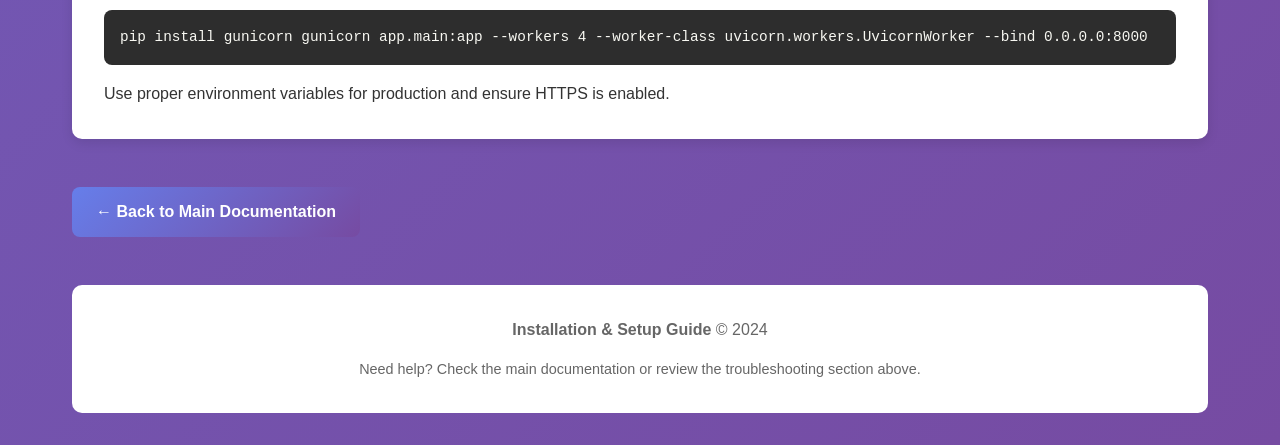
<file: doc/installation.html>
<!DOCTYPE html>
<html lang="en">
<head>
    <meta charset="UTF-8">
    <meta name="viewport" content="width=device-width, initial-scale=1.0">
    <title>Installation & Setup Guide - Task Manager</title>
    <style>
        * {
            margin: 0;
            padding: 0;
            box-sizing: border-box;
        }
        
        body {
            font-family: -apple-system, BlinkMacSystemFont, 'Segoe UI', 'Roboto', 'Oxygen',
                'Ubuntu', 'Cantarell', 'Fira Sans', 'Droid Sans', 'Helvetica Neue', sans-serif;
            line-height: 1.6;
            color: #333;
            background: linear-gradient(135deg, #667eea 0%, #764ba2 100%);
            min-height: 100vh;
        }
        
        .container {
            max-width: 1200px;
            margin: 0 auto;
            padding: 2rem;
        }
        
        header {
            background: white;
            padding: 2rem;
            border-radius: 10px;
            box-shadow: 0 8px 32px rgba(0, 0, 0, 0.1);
            margin-bottom: 2rem;
        }
        
        header h1 {
            background: linear-gradient(135deg, #667eea 0%, #764ba2 100%);
            -webkit-background-clip: text;
            -webkit-text-fill-color: transparent;
            background-clip: text;
            font-size: 2rem;
            margin-bottom: 0.5rem;
        }
        
        .breadcrumb {
            color: #999;
            margin-bottom: 1rem;
        }
        
        .breadcrumb a {
            color: #667eea;
            text-decoration: none;
        }
        
        .breadcrumb a:hover {
            text-decoration: underline;
        }
        
        .content-section {
            background: white;
            padding: 2rem;
            border-radius: 10px;
            margin-bottom: 2rem;
            box-shadow: 0 4px 12px rgba(0, 0, 0, 0.1);
        }
        
        h2 {
            color: #667eea;
            margin-bottom: 1rem;
            padding-bottom: 0.5rem;
            border-bottom: 2px solid #667eea;
        }
        
        h3 {
            color: #764ba2;
            margin-top: 1.5rem;
            margin-bottom: 0.5rem;
        }
        
        h4 {
            color: #667eea;
            margin-top: 1rem;
        }
        
        code {
            background: #f5f5f5;
            padding: 0.2rem 0.4rem;
            border-radius: 4px;
            font-family: 'Courier New', monospace;
            color: #d73a49;
        }
        
        pre {
            background: #2d2d2d;
            color: #f8f8f2;
            padding: 1rem;
            border-radius: 8px;
            overflow-x: auto;
            margin: 1rem 0;
            font-size: 0.9rem;
            line-height: 1.4;
        }
        
        .step-card {
            background: #f9f9f9;
            padding: 1.5rem;
            border-radius: 8px;
            margin: 1.5rem 0;
            border-left: 4px solid #667eea;
        }
        
        .step-number {
            display: inline-block;
            width: 32px;
            height: 32px;
            background: #667eea;
            color: white;
            border-radius: 50%;
            text-align: center;
            line-height: 32px;
            font-weight: 600;
            margin-right: 0.5rem;
        }
        
        .step-title {
            color: #667eea;
            font-weight: 600;
            font-size: 1.1rem;
            margin-bottom: 0.5rem;
        }
        
        .tab-container {
            margin: 1.5rem 0;
        }
        
        .tabs {
            display: flex;
            gap: 0.5rem;
            border-bottom: 2px solid #e0e0e0;
            margin-bottom: 1rem;
            flex-wrap: wrap;
        }
        
        .tab-button {
            padding: 0.75rem 1.5rem;
            background: none;
            border: none;
            border-bottom: 3px solid transparent;
            cursor: pointer;
            color: #666;
            font-weight: 600;
            transition: all 0.3s ease;
        }
        
        .tab-button.active {
            border-bottom-color: #667eea;
            color: #667eea;
        }
        
        .tab-button:hover {
            color: #667eea;
        }
        
        .tab-content {
            display: none;
        }
        
        .tab-content.active {
            display: block;
        }
        
        .alert {
            padding: 1rem;
            border-radius: 8px;
            margin: 1rem 0;
            border-left: 4px solid;
        }
        
        .alert-info {
            background: #e3f2fd;
            border-color: #2196f3;
            color: #1565c0;
        }
        
        .alert-success {
            background: #e8f5e9;
            border-color: #4caf50;
            color: #2e7d32;
        }
        
        .alert-warning {
            background: #fff3e0;
            border-color: #ff9800;
            color: #e65100;
        }
        
        .alert-error {
            background: #ffebee;
            border-color: #f44336;
            color: #c62828;
        }
        
        .feature-list {
            display: grid;
            grid-template-columns: repeat(auto-fit, minmax(200px, 1fr));
            gap: 1rem;
            margin: 1.5rem 0;
        }
        
        .feature-box {
            padding: 1rem;
            background: #f5f5f5;
            border-radius: 8px;
            border-left: 4px solid #667eea;
            text-align: center;
        }
        
        .feature-box strong {
            color: #667eea;
        }
        
        ul, ol {
            margin-left: 2rem;
            margin-top: 0.5rem;
        }
        
        li {
            margin-bottom: 0.5rem;
        }
        
        .btn {
            display: inline-block;
            padding: 0.75rem 1.5rem;
            background: linear-gradient(135deg, #667eea 0%, #764ba2 100%);
            color: white;
            border-radius: 8px;
            text-decoration: none;
            font-weight: 600;
            transition: all 0.3s ease;
            margin-top: 1rem;
        }
        
        .btn:hover {
            transform: translateY(-2px);
            box-shadow: 0 8px 16px rgba(102, 126, 234, 0.3);
        }
        
        .cmd-block {
            background: #2d2d2d;
            color: #f8f8f2;
            padding: 1rem;
            border-radius: 8px;
            font-family: 'Courier New', monospace;
            font-size: 0.9rem;
            margin: 1rem 0;
            overflow-x: auto;
        }
        
        .troubleshoot-item {
            padding: 1rem;
            background: #fff3e0;
            border-radius: 8px;
            margin: 1rem 0;
            border-left: 4px solid #ff9800;
        }
        
        .troubleshoot-item h5 {
            color: #e65100;
            margin-bottom: 0.5rem;
        }
        
        footer {
            background: white;
            padding: 2rem;
            border-radius: 10px;
            text-align: center;
            color: #666;
        }
        
        @media (max-width: 768px) {
            .container {
                padding: 1rem;
            }
            
            header h1 {
                font-size: 1.5rem;
            }
            
            .tabs {
                flex-direction: column;
            }
        }
    </style>
    <script>
        function switchTab(tabName) {
            // Hide all tabs
            const contents = document.querySelectorAll('.tab-content');
            contents.forEach(c => c.classList.remove('active'));
            
            // Remove active class from buttons
            const buttons = document.querySelectorAll('.tab-button');
            buttons.forEach(b => b.classList.remove('active'));
            
            // Show selected tab
            document.getElementById(tabName).classList.add('active');
            event.target.classList.add('active');
        }
        
        // Activate first tab on page load
        window.addEventListener('load', () => {
            const firstButton = document.querySelector('.tab-button');
            if (firstButton) {
                firstButton.click();
            }
        });
    </script>
</head>
<body>
    <div class="container">
        <header>
            <div class="breadcrumb">
                <a href="index.html">📋 Task Manager</a> > 🚀 Installation & Setup
            </div>
            <h1>Installation & Setup Guide</h1>
            <p>Complete step-by-step guide to install and run the Task Manager</p>
        </header>
        
        <div class="content-section">
            <h2>System Requirements</h2>
            
            <div class="feature-list">
                <div class="feature-box">
                    <strong>Python</strong><br>
                    3.8 or higher
                </div>
                <div class="feature-box">
                    <strong>Node.js</strong><br>
                    14.0 or higher
                </div>
                <div class="feature-box">
                    <strong>npm</strong><br>
                    6.0 or higher
                </div>
                <div class="feature-box">
                    <strong>Browser</strong><br>
                    Any modern browser
                </div>
            </div>
            
            <h3>Operating System Support</h3>
            <ul>
                <li>✅ Windows (7 and above)</li>
                <li>✅ macOS (10.12 and above)</li>
                <li>✅ Linux (any standard distribution)</li>
            </ul>
        </div>
        
        <div class="content-section">
            <h2>Quick Setup (Automated)</h2>
            
            <div class="alert alert-success">
                <strong>✨ Recommended approach for beginners</strong>
            </div>
            
            <h3>Step 1: Install Python and Node.js</h3>
            
            <div class="tab-container">
                <div class="tabs">
                    <button class="tab-button" onclick="switchTab('python-win')">Windows</button>
                    <button class="tab-button" onclick="switchTab('python-mac')">macOS</button>
                    <button class="tab-button" onclick="switchTab('python-linux')">Linux</button>
                </div>
                
                <div id="python-win" class="tab-content">
                    <h4>Windows</h4>
                    <p><strong>Python:</strong></p>
                    <ol>
                        <li>Visit <a href="https://www.python.org/downloads/" target="_blank">python.org</a></li>
                        <li>Download Python 3.12+ for Windows 64-bit</li>
                        <li>Run installer</li>
                        <li><strong>Important:</strong> Check "Add Python to PATH"</li>
                        <li>Click Install</li>
                    </ol>
                    
                    <p style="margin-top: 1rem;"><strong>Node.js:</strong></p>
                    <ol>
                        <li>Visit <a href="https://nodejs.org/" target="_blank">nodejs.org</a></li>
                        <li>Download LTS version for Windows</li>
                        <li>Run installer and follow prompts</li>
                    </ol>
                </div>
                
                <div id="python-mac" class="tab-content">
                    <h4>macOS</h4>
                    <p><strong>Using Homebrew (Recommended):</strong></p>
                    <div class="cmd-block">
# Install Homebrew if not already installed
/bin/bash -c "$(curl -fsSL https://raw.githubusercontent.com/Homebrew/install/HEAD/install.sh)"

# Install Python and Node.js
brew install python@3.12 node
                    </div>
                    
                    <p><strong>Or download installers:</strong></p>
                    <ul>
                        <li>Python: <a href="https://www.python.org/downloads/" target="_blank">python.org</a></li>
                        <li>Node.js: <a href="https://nodejs.org/" target="_blank">nodejs.org</a></li>
                    </ul>
                </div>
                
                <div id="python-linux" class="tab-content">
                    <h4>Linux</h4>
                    <p><strong>Ubuntu/Debian:</strong></p>
                    <div class="cmd-block">
sudo apt-get update
sudo apt-get install python3.12 python3.12-venv python3-pip
sudo apt-get install nodejs npm
                    </div>
                    
                    <p style="margin-top: 1rem;"><strong>Fedora/RedHat:</strong></p>
                    <div class="cmd-block">
sudo dnf install python3.12 python3.12-devel
sudo dnf install nodejs npm
                    </div>
                </div>
            </div>
            
            <h3>Step 2: Verify Installation</h3>
            <p>Open a terminal and run:</p>
            <div class="cmd-block">
python --version
node --version
npm --version
            </div>
            
            <p>You should see version numbers for all three.</p>
            
            <h3>Step 3: Run Setup Script</h3>
            
            <div class="tab-container">
                <div class="tabs">
                    <button class="tab-button" onclick="switchTab('setup-win')">Windows</button>
                    <button class="tab-button" onclick="switchTab('setup-mac')">macOS/Linux</button>
                </div>
                
                <div id="setup-win" class="tab-content">
                    <p>Navigate to the project directory and run:</p>
                    <div class="cmd-block">
cd c:\Workspace\taskmanager
.\setup.bat
                    </div>
                    
                    <p style="margin-top: 1rem;">
                        This script will automatically:
                    </p>
                    <ul>
                        <li>Create Python virtual environment</li>
                        <li>Install backend dependencies</li>
                        <li>Install frontend dependencies</li>
                        <li>Provide instructions for running the app</li>
                    </ul>
                </div>
                
                <div id="setup-mac" class="tab-content">
                    <p>Navigate to the project directory and run:</p>
                    <div class="cmd-block">
cd /path/to/taskmanager
bash setup.sh
                    </div>
                    
                    <p style="margin-top: 1rem;">
                        This script will automatically:
                    </p>
                    <ul>
                        <li>Create Python virtual environment</li>
                        <li>Install backend dependencies</li>
                        <li>Install frontend dependencies</li>
                        <li>Provide instructions for running the app</li>
                    </ul>
                </div>
            </div>
        </div>
        
        <div class="content-section">
            <h2>Manual Setup</h2>
            
            <div class="alert alert-info">
                <strong>ℹ️ For advanced users who prefer manual control</strong>
            </div>
            
            <div class="step-card">
                <div class="step-title">
                    <span class="step-number">1</span>
                    Backend Setup
                </div>
                
                <p>Open a terminal and navigate to the project:</p>
                <div class="cmd-block">
cd c:\Workspace\taskmanager\backend   # Windows
cd /path/to/taskmanager/backend        # macOS/Linux
                </div>
                
                <p style="margin-top: 1rem;">Create a virtual environment:</p>
                <div class="cmd-block">
python -m venv venv
                </div>
                
                <p style="margin-top: 1rem;">Activate the virtual environment:</p>
                
                <div class="tab-container">
                    <div class="tabs">
                        <button class="tab-button" onclick="switchTab('venv-win')">Windows</button>
                        <button class="tab-button" onclick="switchTab('venv-mac')">macOS/Linux</button>
                    </div>
                    
                    <div id="venv-win" class="tab-content">
                        <div class="cmd-block">venv\Scripts\activate</div>
                    </div>
                    
                    <div id="venv-mac" class="tab-content">
                        <div class="cmd-block">source venv/bin/activate</div>
                    </div>
                </div>
                
                <p style="margin-top: 1rem;">Install Python dependencies:</p>
                <div class="cmd-block">
pip install -r requirements.txt
                </div>
                
                <p style="margin-top: 1rem;">Start the backend server:</p>
                <div class="cmd-block">
python -m uvicorn app.main:app --reload --host 0.0.0.0 --port 8000
                </div>
                
                <div class="alert alert-success">
                    <strong>✅ Backend is ready!</strong> Visit <code>http://localhost:8000</code>
                </div>
            </div>
            
            <div class="step-card">
                <div class="step-title">
                    <span class="step-number">2</span>
                    Frontend Setup
                </div>
                
                <p>Open a new terminal and navigate to the frontend directory:</p>
                <div class="cmd-block">
cd c:\Workspace\taskmanager\frontend   # Windows
cd /path/to/taskmanager/frontend        # macOS/Linux
                </div>
                
                <p style="margin-top: 1rem;">Install npm dependencies:</p>
                <div class="cmd-block">
npm install
                </div>
                
                <p style="margin-top: 1rem;">Start the development server:</p>
                <div class="cmd-block">
npm start
                </div>
                
                <div class="alert alert-success">
                    <strong>✅ Frontend is ready!</strong> Visit <code>http://localhost:3000</code>
                </div>
            </div>
        </div>
        
        <div class="content-section">
            <h2>Verification</h2>
            
            <h3>Confirm Everything is Running</h3>
            
            <div class="alert alert-info">
                <strong>Check these endpoints in your browser:</strong>
            </div>
            
            <div class="feature-list">
                <div class="feature-box">
                    <strong>Frontend</strong><br>
                    <code>http://localhost:3000</code><br>
                    Should see the Task Manager app
                </div>
                <div class="feature-box">
                    <strong>Backend</strong><br>
                    <code>http://localhost:8000</code><br>
                    Should show API message
                </div>
                <div class="feature-box">
                    <strong>API Docs</strong><br>
                    <code>http://localhost:8000/docs</code><br>
                    Interactive Swagger documentation
                </div>
                <div class="feature-box">
                    <strong>Health Check</strong><br>
                    <code>http://localhost:8000/api/health</code><br>
                    Should return {"status": "healthy"}
                </div>
            </div>
            
            <h3>Test the Application</h3>
            <ol>
                <li>Open <code>http://localhost:3000</code> in your browser</li>
                <li>Try adding a task using the input form</li>
                <li>Mark tasks as complete with the checkbox</li>
                <li>Delete tasks using the delete button</li>
                <li>Check the statistics display updates</li>
            </ol>
        </div>
        
        <div class="content-section">
            <h2>Troubleshooting</h2>
            
            <div class="troubleshoot-item">
                <h5>❌ "Python not found" or "npm not found"</h5>
                <p>
                    Python and Node.js are not in your system PATH. 
                    Reinstall them and ensure "Add to PATH" is checked during installation. 
                    Then restart your terminal.
                </p>
            </div>
            
            <div class="troubleshoot-item">
                <h5>❌ Port 3000 or 8000 already in use</h5>
                <p>
                    Another application is using the port. You can either:
                </p>
                <ul>
                    <li>Kill the existing process</li>
                    <li>Use a different port: <code>PORT=3001 npm start</code></li>
                </ul>
            </div>
            
            <div class="troubleshoot-item">
                <h5>❌ "Module not found" errors</h5>
                <p>
                    Clear node_modules and reinstall:
                </p>
                <div class="cmd-block">
cd frontend
rm -r node_modules package-lock.json
npm install
                </div>
            </div>
            
            <div class="troubleshoot-item">
                <h5>❌ CORS errors when loading tasks</h5>
                <p>
                    Ensure both backend and frontend are running:
                </p>
                <ul>
                    <li>Backend should show "Application startup complete"</li>
                    <li>Frontend should show "Compiled successfully!"</li>
                </ul>
            </div>
            
            <div class="troubleshoot-item">
                <h5>❌ Virtual environment issues (Python)</h5>
                <p>
                    Delete the venv folder and recreate it:
                </p>
                <div class="cmd-block">
cd backend
rm -r venv
python -m venv venv
venv\Scripts\activate      # Windows or source venv/bin/activate
pip install -r requirements.txt
                </div>
            </div>
            
            <div class="troubleshoot-item">
                <h5>❌ Frontend shows blank/white screen</h5>
                <p>
                    Open browser developer console (F12) and check for errors:
                </p>
                <ul>
                    <li>Check if backend is running at the correct URL</li>
                    <li>Check .env file has correct API_URL</li>
                    <li>Clear browser cache and reload</li>
                </ul>
            </div>
        </div>
        
        <div class="content-section">
            <h2>Environment Variables</h2>
            
            <h3>Backend (.env)</h3>
            <pre>ENVIRONMENT=development
DATABASE_PATH=tasks.json
DEBUG=true
API_PORT=8000</pre>
            
            <h3>Frontend (.env)</h3>
            <pre>REACT_APP_API_URL=http://localhost:8000
REACT_APP_ENV=development</pre>
            
            <p style="margin-top: 1rem;">
                These files are already configured in the project. 
                Modify them only if you need different settings.
            </p>
        </div>
        
        <div class="content-section">
            <h2>Next Steps</h2>
            
            <h3>After Installation</h3>
            <ol>
                <li><strong>Explore the Application</strong> - Try all features at <code>http://localhost:3000</code></li>
                <li><strong>View API Documentation</strong> - Interactive docs at <code>http://localhost:8000/docs</code></li>
                <li><strong>Review Codebase</strong> - Check <a href="frontend.html">Frontend</a> and <a href="backend.html">Backend</a> docs</li>
                <li><strong>Customize</strong> - Modify components and endpoints as needed</li>
                <li><strong>Deploy</strong> - Prepare for production deployment</li>
            </ol>
        </div>
        
        <div class="content-section">
            <h2>Production Deployment</h2>
            
            <h3>Building for Production</h3>
            
            <p><strong>Frontend:</strong></p>
            <div class="cmd-block">
cd frontend
npm run build
            </div>
            
            <p style="margin-top: 1rem;">
                This creates an optimized build in the <code>build/</code> directory 
                ready for serving with a static file server.
            </p>
            
            <p style="margin-top: 1rem;"><strong>Backend:</strong></p>
            <div class="cmd-block">
pip install gunicorn
gunicorn app.main:app --workers 4 --worker-class uvicorn.workers.UvicornWorker --bind 0.0.0.0:8000
            </div>
            
            <p style="margin-top: 1rem;">
                Use proper environment variables for production and ensure HTTPS is enabled.
            </p>
        </div>
        
        <a href="index.html" class="btn">← Back to Main Documentation</a>
        
        <footer style="margin-top: 3rem;">
            <p><strong>Installation & Setup Guide</strong> © 2024</p>
            <p style="margin-top: 1rem; font-size: 0.9rem;">
                Need help? Check the main documentation or review the troubleshooting section above.
            </p>
        </footer>
    </div>
</body>
</html>
</file>
